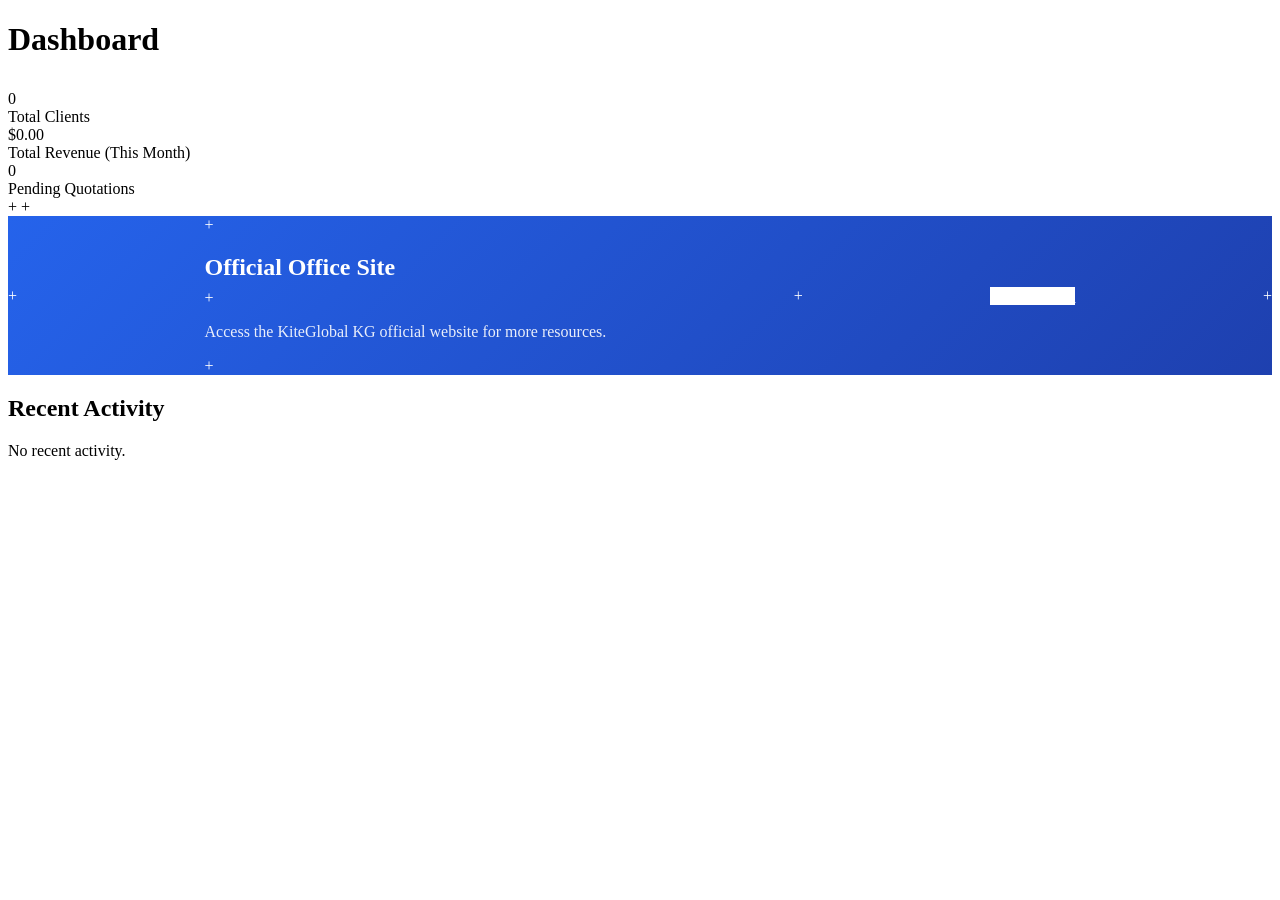
<file: src/main/resources/templates/index.html>
<!DOCTYPE html>
<html xmlns:th="http://www.thymeleaf.org" th:replace="~{layout :: layout(~{::content})}">

<head>
    <title>Dashboard - Office Management</title>
</head>

<body>
    <div th:fragment="content">
        <h1 class="card-title" style="font-size: 2rem; margin-bottom: 2rem;">Dashboard</h1>

        <div class="stats-grid">
            <div class="stat-card">
                <div class="stat-value" th:text="${totalClients}">0</div>
                <div class="stat-label">Total Clients</div>
            </div>

            <div class="stat-card">
                <div class="stat-value">$0.00</div>
                <div class="stat-label">Total Revenue (This Month)</div>
            </div>

            <div class="stat-card">
                <div class="stat-value">0</div>
                <div class="stat-label">Pending Quotations</div>
            </div>
        </div>
        +
        + <div class="card"
            style="display: flex; justify-content: space-between; align-items: center; background: linear-gradient(135deg, #2563eb, #1e40af); color: white;">
            + <div>
                + <h2 class="card-title" style="margin-bottom: 0.5rem; color: white;">Official Office Site</h2>
                + <p style="opacity: 0.9;">Access the KiteGlobal KG official website for more resources.</p>
                + </div>
            + <a href="https://www.kiteglobalkg.com/" target="_blank" class="btn"
                style="background: white; color: var(--primary-color);">Visit Website</a>
            + </div>

        <div class="card">
            <h2 class="card-title">Recent Activity</h2>
            <p class="text-muted">No recent activity.</p>
        </div>
    </div>
</body>

</html>
</file>
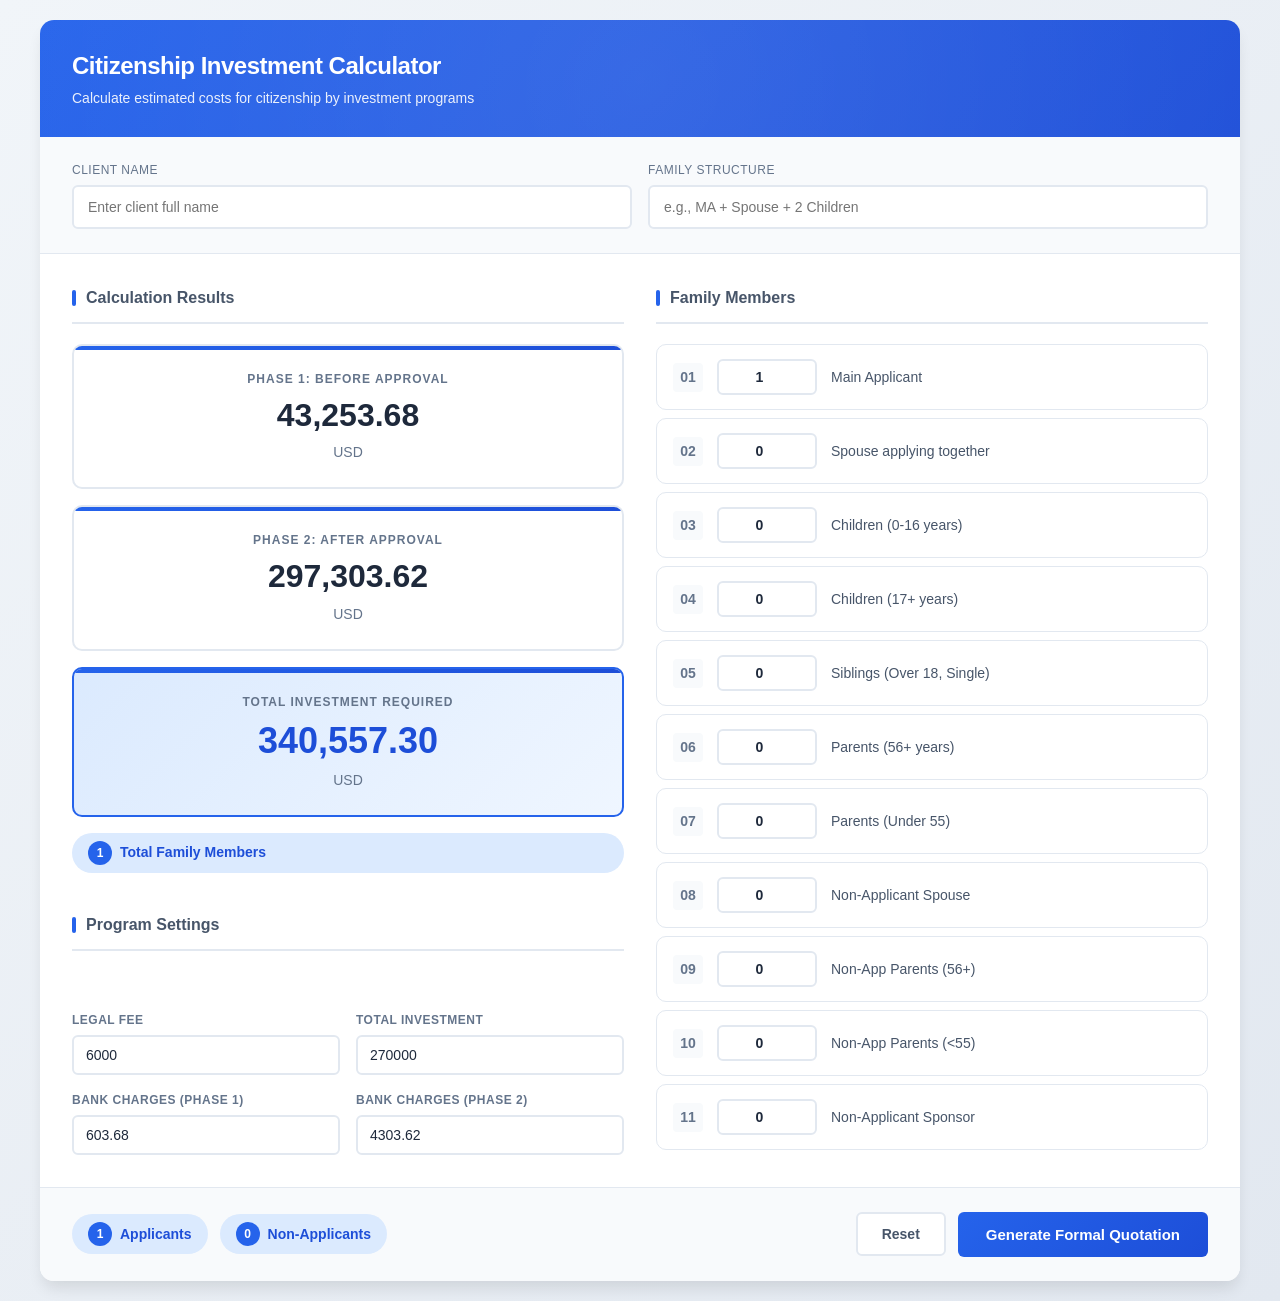
<file: src/main/resources/templates/calculator.html>
<!DOCTYPE html>
<html xmlns:th="http://www.thymeleaf.org" lang="en">
<head>
    <title>Investment Calculator</title>
    <meta charset="UTF-8">
    <meta name="viewport" content="width=device-width, initial-scale=1.0">
    <style th:inline="text">
        :root {
            --primary: #2563eb;
            --primary-dark: #1d4ed8;
            --primary-light: #dbeafe;
            --secondary: #475569;
            --success: #10b981;
            --border: #e2e8f0;
            --bg-light: #f8fafc;
            --bg-white: #ffffff;
            --text-dark: #1e293b;
            --text-muted: #64748b;
            --shadow-sm: 0 1px 2px 0 rgba(0, 0, 0, 0.05);
            --shadow: 0 4px 6px -1px rgba(0, 0, 0, 0.1);
            --shadow-lg: 0 10px 15px -3px rgba(0, 0, 0, 0.1);
            --radius-sm: 6px;
            --radius: 10px;
            --radius-lg: 14px;
            --transition: all 0.2s cubic-bezier(0.4, 0, 0.2, 1);
        }

        * {
            box-sizing: border-box;
            margin: 0;
            padding: 0;
        }

        body {
            font-family: -apple-system, BlinkMacSystemFont, 'Segoe UI', Roboto, 'Helvetica Neue', Arial, sans-serif;
            background: linear-gradient(135deg, #f1f5f9 0%, #e2e8f0 100%);
            min-height: 100vh;
            padding: 20px;
            color: var(--text-dark);
            line-height: 1.5;
        }

        .calculator-container {
            max-width: 1200px;
            margin: 0 auto;
            background: var(--bg-white);
            border-radius: var(--radius-lg);
            box-shadow: var(--shadow-lg);
            overflow: hidden;
            animation: slideUp 0.3s ease-out;
        }

        @keyframes slideUp {
            from {
                opacity: 0;
                transform: translateY(20px);
            }
            to {
                opacity: 1;
                transform: translateY(0);
            }
        }

        /* Header Styles */
        .header {
            background: linear-gradient(135deg, var(--primary) 0%, var(--primary-dark) 100%);
            color: white;
            padding: 28px 32px;
            position: relative;
            overflow: hidden;
        }

        .header::before {
            content: '';
            position: absolute;
            top: -50%;
            right: -50%;
            width: 200%;
            height: 200%;
            background: radial-gradient(circle, rgba(255,255,255,0.1) 0%, transparent 70%);
            pointer-events: none;
        }

        .header h1 {
            font-size: 24px;
            font-weight: 600;
            letter-spacing: -0.5px;
            margin-bottom: 4px;
            position: relative;
            z-index: 1;
        }

        .header-subtitle {
            opacity: 0.9;
            font-size: 14px;
            font-weight: 400;
            position: relative;
            z-index: 1;
        }

        /* Client Info Section */
        .client-info {
            padding: 24px 32px;
            background: var(--bg-light);
            border-bottom: 1px solid var(--border);
        }

        .info-inputs {
            display: grid;
            grid-template-columns: repeat(auto-fit, minmax(250px, 1fr));
            gap: 16px;
        }

        .input-wrapper {
            position: relative;
        }

        .input-wrapper label {
            display: block;
            font-size: 12px;
            font-weight: 500;
            color: var(--text-muted);
            margin-bottom: 6px;
            text-transform: uppercase;
            letter-spacing: 0.5px;
        }

        .input-wrapper input {
            width: 100%;
            padding: 12px 14px;
            border: 2px solid var(--border);
            border-radius: var(--radius-sm);
            font-size: 14px;
            font-weight: 500;
            color: var(--text-dark);
            background: var(--bg-white);
            transition: var(--transition);
        }

        .input-wrapper input:focus {
            outline: none;
            border-color: var(--primary);
            box-shadow: 0 0 0 3px rgba(37, 99, 235, 0.15);
        }

        /* Main Content Grid */
        .main-content {
            display: grid;
            grid-template-columns: 1fr 1fr;
            gap: 32px;
            padding: 32px;
        }

        @media (max-width: 900px) {
            .main-content {
                grid-template-columns: 1fr;
                gap: 24px;
            }
        }

        /* Section Titles */
        .section-title {
            font-size: 16px;
            font-weight: 600;
            color: var(--secondary);
            margin-bottom: 20px;
            padding-bottom: 12px;
            border-bottom: 2px solid var(--border);
            display: flex;
            align-items: center;
            gap: 10px;
        }

        .section-title::before {
            content: '';
            display: block;
            width: 4px;
            height: 16px;
            background: var(--primary);
            border-radius: 2px;
        }

        /* Inputs Grid */
        .inputs-grid {
            display: flex;
            flex-direction: column;
            gap: 8px;
        }

        .input-row {
            display: grid;
            grid-template-columns: 30px 100px 1fr;
            gap: 14px;
            align-items: center;
            padding: 14px 16px;
            background: var(--bg-white);
            border: 1px solid var(--border);
            border-radius: var(--radius);
            transition: var(--transition);
        }

        .input-row:hover {
            border-color: #94a3b8;
            background: var(--bg-light);
            transform: translateX(4px);
        }

        .input-num {
            color: var(--text-muted);
            font-size: 14px;
            font-weight: 600;
            text-align: center;
            background: var(--bg-light);
            padding: 4px;
            border-radius: 4px;
            min-width: 30px;
        }

        .input-row input {
            width: 100%;
            padding: 8px 10px;
            border: 2px solid var(--border);
            border-radius: 6px;
            text-align: center;
            font-size: 14px;
            font-weight: 600;
            color: var(--text-dark);
            background: var(--bg-white);
            transition: var(--transition);
        }

        .input-row input:focus {
            outline: none;
            border-color: var(--primary);
            background: var(--primary-light);
        }

        .input-label {
            font-size: 14px;
            color: var(--secondary);
            font-weight: 500;
        }

        /* Results Section */
        .results-grid {
            display: flex;
            flex-direction: column;
            gap: 16px;
        }

        .result-card {
            background: var(--bg-white);
            border: 2px solid var(--border);
            border-radius: var(--radius);
            padding: 24px;
            text-align: center;
            transition: var(--transition);
            position: relative;
            overflow: hidden;
        }

        .result-card:hover {
            transform: translateY(-2px);
            box-shadow: var(--shadow);
        }

        .result-card::before {
            content: '';
            position: absolute;
            top: 0;
            left: 0;
            width: 100%;
            height: 4px;
            background: linear-gradient(to right, var(--primary), var(--primary-dark));
        }

        .result-label {
            font-size: 12px;
            color: var(--text-muted);
            text-transform: uppercase;
            letter-spacing: 1px;
            font-weight: 600;
            margin-bottom: 8px;
            display: block;
        }

        .result-value {
            font-size: 32px;
            font-weight: 700;
            color: var(--text-dark);
            margin: 8px 0;
            line-height: 1.2;
        }

        .result-currency {
            font-size: 14px;
            color: var(--text-muted);
            font-weight: 500;
        }

        .total-card {
            background: linear-gradient(135deg, var(--primary-light) 0%, #eff6ff 100%);
            border-color: var(--primary);
        }

        .total-card .result-value {
            color: var(--primary-dark);
            font-size: 36px;
        }

        /* Settings Grid */
        .settings-grid {
            display: grid;
            grid-template-columns: repeat(2, 1fr);
            gap: 16px;
            margin-top: 24px;
        }

        .setting-group {
            display: flex;
            flex-direction: column;
            gap: 6px;
        }

        .setting-group label {
            font-size: 12px;
            color: var(--text-muted);
            font-weight: 600;
            text-transform: uppercase;
            letter-spacing: 0.5px;
        }

        .setting-group input {
            padding: 10px 12px;
            border: 2px solid var(--border);
            border-radius: var(--radius-sm);
            font-size: 14px;
            font-weight: 500;
            color: var(--text-dark);
            background: var(--bg-white);
            transition: var(--transition);
        }

        .setting-group input:focus {
            outline: none;
            border-color: var(--primary);
            box-shadow: 0 0 0 3px rgba(37, 99, 235, 0.1);
        }

        /* Actions Section */
        .actions {
            padding: 24px 32px;
            background: var(--bg-light);
            border-top: 1px solid var(--border);
            display: flex;
            justify-content: space-between;
            align-items: center;
            flex-wrap: wrap;
            gap: 16px;
        }

        .btn {
            padding: 12px 24px;
            border-radius: var(--radius-sm);
            font-size: 14px;
            font-weight: 600;
            cursor: pointer;
            border: 2px solid transparent;
            transition: var(--transition);
            display: inline-flex;
            align-items: center;
            gap: 8px;
        }

        .btn:hover {
            transform: translateY(-2px);
            box-shadow: var(--shadow);
        }

        .btn-secondary {
            background: var(--bg-white);
            color: var(--secondary);
            border-color: var(--border);
        }

        .btn-secondary:hover {
            background: var(--bg-light);
            border-color: #94a3b8;
        }

        .btn-primary {
            background: linear-gradient(135deg, var(--primary) 0%, var(--primary-dark) 100%);
            color: white;
            border: none;
            padding: 14px 28px;
            font-size: 15px;
            font-weight: 600;
        }

        .btn-primary:hover {
            background: linear-gradient(135deg, var(--primary-dark) 0%, #1e40af 100%);
            box-shadow: 0 10px 20px rgba(37, 99, 235, 0.2);
        }

        /* Summary Badge */
        .summary-badge {
            display: inline-flex;
            align-items: center;
            gap: 8px;
            padding: 8px 16px;
            background: var(--primary-light);
            color: var(--primary-dark);
            border-radius: 20px;
            font-size: 14px;
            font-weight: 600;
        }

        .summary-badge span {
            background: var(--primary);
            color: white;
            width: 24px;
            height: 24px;
            border-radius: 50%;
            display: flex;
            align-items: center;
            justify-content: center;
            font-size: 12px;
        }
    </style>
</head>
<body>
<div class="calculator-container">
    <!-- Header -->
    <div class="header">
        <h1 id="headerTitle">Citizenship Investment Calculator</h1>
        <div class="header-subtitle" id="headerSubtitle">
            Calculate estimated costs for citizenship by investment programs
        </div>
    </div>

    <!-- Client Info -->
    <div class="client-info">
        <div class="info-inputs">
            <div class="input-wrapper">
                <label for="clientName">Client Name</label>
                <input type="text"
                       id="clientName"
                       placeholder="Enter client full name"
                       oninput="updateHeader()">
            </div>
            <div class="input-wrapper">
                <label for="familyStructure">Family Structure</label>
                <input type="text"
                       id="familyStructure"
                       placeholder="e.g., MA + Spouse + 2 Children"
                       oninput="updateHeader()">
            </div>
        </div>
    </div>

    <!-- Main Content -->
    <div class="main-content">
        <!-- Left: Results -->
        <div>
            <div class="section-title">Calculation Results</div>
            <div class="results-grid">
                <div class="result-card">
                    <div class="result-label">Phase 1: Before Approval</div>
                    <div class="result-value" id="beforeApproval">0.00</div>
                    <div class="result-currency">USD</div>
                </div>

                <div class="result-card">
                    <div class="result-label">Phase 2: After Approval</div>
                    <div class="result-value" id="afterApproval">0.00</div>
                    <div class="result-currency">USD</div>
                </div>

                <div class="result-card total-card">
                    <div class="result-label">Total Investment Required</div>
                    <div class="result-value" id="totalFees">0.00</div>
                    <div class="result-currency">USD</div>
                </div>

                <div class="summary-badge">
                    <span id="totalPersons">1</span>
                    Total Family Members
                </div>

                <div class="section-title" style="margin-top: 24px;">Program Settings</div>
                <div class="settings-grid">
                    <div class="setting-group">
                        <label for="legalFee">Legal Fee</label>
                        <input type="number"
                               id="legalFee"
                               value="6000"
                               oninput="runCalc()"
                               step="100">
                    </div>
                    <div class="setting-group">
                        <label for="totalInvestment">Total Investment</label>
                        <input type="number"
                               id="totalInvestment"
                               value="270000"
                               oninput="runCalc()"
                               step="1000">
                    </div>
                    <div class="setting-group">
                        <label for="bankCharges1">Bank Charges (Phase 1)</label>
                        <input type="number"
                               id="bankCharges1"
                               value="603.68"
                               oninput="runCalc()"
                               step="0.01">
                    </div>
                    <div class="setting-group">
                        <label for="bankCharges2">Bank Charges (Phase 2)</label>
                        <input type="number"
                               id="bankCharges2"
                               value="4303.62"
                               oninput="runCalc()"
                               step="0.01">
                    </div>
                </div>
                <input type="hidden" id="courierFee" value="200">
                <input type="hidden" id="govtFeeBase" value="50000">
            </div>
        </div>

        <!-- Right: Inputs -->
        <div>
            <div class="section-title">Family Members</div>
            <div class="inputs-grid">
                <div class="input-row">
                    <div class="input-num">01</div>
                    <input type="number"
                           id="mainApplicantCount"
                           value="1"
                           oninput="runCalc()"
                           min="0">
                    <div class="input-label">Main Applicant</div>
                </div>

                <div class="input-row">
                    <div class="input-num">02</div>
                    <input type="number"
                           id="spouseApplyCount"
                           value="0"
                           oninput="runCalc()"
                           min="0">
                    <div class="input-label">Spouse applying together</div>
                </div>

                <div class="input-row">
                    <div class="input-num">03</div>
                    <input type="number"
                           id="child0To16Count"
                           value="0"
                           oninput="runCalc()"
                           min="0">
                    <div class="input-label">Children (0-16 years)</div>
                </div>

                <div class="input-row">
                    <div class="input-num">04</div>
                    <input type="number"
                           id="child17PlusCount"
                           value="0"
                           oninput="runCalc()"
                           min="0">
                    <div class="input-label">Children (17+ years)</div>
                </div>

                <div class="input-row">
                    <div class="input-num">05</div>
                    <input type="number"
                           id="siblingCount"
                           value="0"
                           oninput="runCalc()"
                           min="0">
                    <div class="input-label">Siblings (Over 18, Single)</div>
                </div>

                <div class="input-row">
                    <div class="input-num">06</div>
                    <input type="number"
                           id="parent56PlusCount"
                           value="0"
                           oninput="runCalc()"
                           min="0">
                    <div class="input-label">Parents (56+ years)</div>
                </div>

                <div class="input-row">
                    <div class="input-num">07</div>
                    <input type="number"
                           id="parentUnder55Count"
                           value="0"
                           oninput="runCalc()"
                           min="0">
                    <div class="input-label">Parents (Under 55)</div>
                </div>

                <div class="input-row">
                    <div class="input-num">08</div>
                    <input type="number"
                           id="nonAppSpouseCount"
                           value="0"
                           oninput="runCalc()"
                           min="0">
                    <div class="input-label">Non-Applicant Spouse</div>
                </div>

                <div class="input-row">
                    <div class="input-num">09</div>
                    <input type="number"
                           id="parent56PlusNonAppCount"
                           value="0"
                           oninput="runCalc()"
                           min="0">
                    <div class="input-label">Non-App Parents (56+)</div>
                </div>

                <div class="input-row">
                    <div class="input-num">10</div>
                    <input type="number"
                           id="parentUnder55NonAppCount"
                           value="0"
                           oninput="runCalc()"
                           min="0">
                    <div class="input-label">Non-App Parents (&lt;55)</div>
                </div>

                <div class="input-row">
                    <div class="input-num">11</div>
                    <input type="number"
                           id="nonAppSponsorCount"
                           value="0"
                           oninput="runCalc()"
                           min="0">
                    <div class="input-label">Non-Applicant Sponsor</div>
                </div>
            </div>
        </div>
    </div>

    <!-- Actions -->
    <div class="actions">
        <div style="display: flex; gap: 12px; align-items: center;">
            <div class="summary-badge">
                <span id="applicantsCount">1</span>
                Applicants
            </div>
            <div class="summary-badge">
                <span id="nonApplicantsCount">0</span>
                Non-Applicants
            </div>
        </div>
        <div style="display: flex; gap: 12px; align-items: center;">
            <button class="btn btn-secondary" onclick="resetForm()">
                Reset
            </button>
            <button class="btn btn-primary" onclick="saveQuotation()" id="saveBtn">
                Generate Formal Quotation
            </button>
        </div>
    </div>
</div>

<script th:inline="javascript">
    /*<![CDATA[*/
    const fmt = (n) => n.toLocaleString(undefined, {
        minimumFractionDigits: 2,
        maximumFractionDigits: 2
    });

    function updateHeader() {
        const clientName = document.getElementById('clientName').value.trim();
        const familyStruct = document.getElementById('familyStructure').value.trim();
        const headerTitle = document.getElementById('headerTitle');
        const headerSubtitle = document.getElementById('headerSubtitle');

        if (clientName) {
            headerTitle.textContent = 'Estimate for ' + clientName;
            if (familyStruct) {
                headerSubtitle.textContent = familyStruct;
            } else {
                headerSubtitle.textContent = 'Investment migration quotation';
            }
        } else {
            headerTitle.textContent = 'Citizenship Investment Calculator';
            headerSubtitle.textContent = 'Calculate estimated costs for citizenship by investment programs';
        }
    }

    function runCalc() {
        const getV = (id) => parseInt(document.getElementById(id).value) || 0;
        const getF = (id) => parseFloat(document.getElementById(id).value) || 0;

        const counts = {
            main: getV('mainApplicantCount'),
            spouse: getV('spouseApplyCount'),
            child0: getV('child0To16Count'),
            child17: getV('child17PlusCount'),
            sibling: getV('siblingCount'),
            p56: getV('parent56PlusCount'),
            p55: getV('parentUnder55Count'),
            nonAppSpouse: getV('nonAppSpouseCount'),
            p56Non: getV('parent56PlusNonAppCount'),
            p55Non: getV('parentUnder55NonAppCount'),
            sponsor: getV('nonAppSponsorCount')
        };

        // Update summary badges
        const totalApplicants = counts.main + counts.spouse + counts.child0 + counts.child17 + counts.sibling + counts.p56 + counts.p55;
        const totalNonApplicants = counts.nonAppSpouse + counts.p56Non + counts.p55Non + counts.sponsor;
        const totalPersons = totalApplicants + totalNonApplicants;

        document.getElementById('applicantsCount').textContent = totalApplicants;
        document.getElementById('nonApplicantsCount').textContent = totalNonApplicants;
        document.getElementById('totalPersons').textContent = totalPersons;

        const rates = {
            app: 1500,
            proc17: 1500,
            proc0: 500,
            dd17: 5000,
            ddNon: 8000,
            interview: 1000,
            misc: 450,
            advance: 0.10,
            govtAdd: 25000,
            p55Add: 50000,
            siblingAdd: 75000
        };

        const p17qty = counts.main + counts.spouse + counts.child17 + counts.sibling + counts.p56 + counts.p55;

        const before = (totalApplicants * rates.app) +
            (p17qty * rates.proc17) +
            (counts.child0 * rates.proc0) +
            (p17qty * rates.dd17) +
            (totalNonApplicants * rates.ddNon) +
            (p17qty * rates.interview) +
            getF('legalFee') +
            (totalPersons * rates.misc) +
            getF('courierFee') +
            (getF('totalInvestment') * rates.advance) +
            getF('bankCharges1');

        const groupA = counts.main + counts.spouse + counts.child0 + counts.child17 + counts.p56;
        const govtAddQty = Math.max(0, groupA - 4);

        const after = (getF('totalInvestment') * 0.90) +
            getF('govtFeeBase') +
            (govtAddQty * rates.govtAdd) +
            (counts.p55 * rates.p55Add) +
            (counts.sibling * rates.siblingAdd) +
            getF('bankCharges2');

        // Update display
        document.getElementById('beforeApproval').textContent = fmt(before);
        document.getElementById('afterApproval').textContent = fmt(after);
        document.getElementById('totalFees').textContent = fmt(before + after);
    }

    function resetForm() {
        if (!confirm('Are you sure you want to reset all fields?')) return;

        document.getElementById('clientName').value = '';
        document.getElementById('familyStructure').value = '';

        // Reset all number inputs
        const inputs = [
            'mainApplicantCount', 'spouseApplyCount', 'child0To16Count',
            'child17PlusCount', 'siblingCount', 'parent56PlusCount',
            'parentUnder55Count', 'nonAppSpouseCount', 'parent56PlusNonAppCount',
            'parentUnder55NonAppCount', 'nonAppSponsorCount'
        ];

        inputs.forEach((id, index) => {
            document.getElementById(id).value = index === 0 ? 1 : 0;
        });

        // Reset settings
        document.getElementById('legalFee').value = 6000;
        document.getElementById('totalInvestment').value = 270000;
        document.getElementById('bankCharges1').value = 603.68;
        document.getElementById('bankCharges2').value = 4303.62;

        updateHeader();
        runCalc();
    }

    let editingQuotationId = null;

    async function checkEditMode() {
        const urlParams = new URLSearchParams(window.location.search);
        const id = urlParams.get('id');
        if (id) {
            editingQuotationId = id;
            document.getElementById('saveBtn').textContent = 'Update Quotation';

            try {
                const res = await fetch('/api/quotations/investment/' + id);
                if (res.ok) {
                    const q = await res.json();

                    // Fill form fields
                    document.getElementById('clientName').value = q.clientName || '';
                    document.getElementById('familyStructure').value = q.familyStructure || '';
                    document.getElementById('mainApplicantCount').value = q.mainApplicantCount;
                    document.getElementById('spouseApplyCount').value = q.spouseApplyCount;
                    document.getElementById('child0To16Count').value = q.child0To16Count;
                    document.getElementById('child17PlusCount').value = q.child17PlusCount;
                    document.getElementById('siblingCount').value = q.siblingCount;
                    document.getElementById('parent56PlusCount').value = q.parent56PlusCount;
                    document.getElementById('parentUnder55Count').value = q.parentUnder55Count;
                    document.getElementById('nonAppSpouseCount').value = q.nonAppSpouseCount;
                    document.getElementById('parent56PlusNonAppCount').value = q.parent56PlusNonAppCount;
                    document.getElementById('parentUnder55NonAppCount').value = q.parentUnder55NonAppCount;
                    document.getElementById('nonAppSponsorCount').value = q.nonAppSponsorCount;
                    document.getElementById('legalFee').value = q.legalFee;
                    document.getElementById('totalInvestment').value = q.totalInvestment;
                    document.getElementById('bankCharges1').value = q.bankChargesAndVat1;
                    document.getElementById('bankCharges2').value = q.bankChargesAndVat2;

                    updateHeader();
                    runCalc();
                }
            } catch (e) {
                console.error('Error loading quotation', e);
                alert('Failed to load quotation data');
            }
        }
    }

    async function saveQuotation() {
        const getV = (id) => parseInt(document.getElementById(id).value) || 0;
        const getF = (id) => parseFloat(document.getElementById(id).value) || 0;
        const getS = (id) => document.getElementById(id).value.trim();

        // Validation
        const clientName = getS('clientName');
        if (!clientName) {
            alert('Please enter client name');
            document.getElementById('clientName').focus();
            return;
        }

        const counts = {
            main: getV('mainApplicantCount'),
            spouse: getV('spouseApplyCount'),
            child0: getV('child0To16Count'),
            child17: getV('child17PlusCount'),
            sibling: getV('siblingCount'),
            p56: getV('parent56PlusCount'),
            p55: getV('parentUnder55Count'),
            nonAppSpouse: getV('nonAppSpouseCount'),
            p56Non: getV('parent56PlusNonAppCount'),
            p55Non: getV('parentUnder55NonAppCount'),
            sponsor: getV('nonAppSponsorCount')
        };

        const totalApplicants = counts.main + counts.spouse + counts.child0 + counts.child17 + counts.sibling + counts.p56 + counts.p55;
        const totalNonApplicants = counts.nonAppSpouse + counts.p56Non + counts.p55Non + counts.sponsor;
        const totalPersons = totalApplicants + totalNonApplicants;
        const p17qty = counts.main + counts.spouse + counts.child17 + counts.sibling + counts.p56 + counts.p55;
        const groupA = counts.main + counts.spouse + counts.child0 + counts.child17 + counts.p56;

        const data = {
            id: editingQuotationId,
            clientName: clientName,
            familyStructure: getS('familyStructure'),
            mainApplicantCount: counts.main,
            spouseApplyCount: counts.spouse,
            nonAppSpouseCount: counts.nonAppSpouse,
            child0To16Count: counts.child0,
            child17PlusCount: counts.child17,
            siblingCount: counts.sibling,
            parent56PlusCount: counts.p56,
            parent56PlusNonAppCount: counts.p56Non,
            parentUnder55Count: counts.p55,
            parentUnder55NonAppCount: counts.p55Non,
            nonAppSponsorCount: counts.sponsor,
            appFeeQty: totalApplicants,
            procFee17Qty: p17qty,
            procFee0Qty: counts.child0,
            ddFee17Qty: p17qty,
            ddFeeNonAppQty: totalNonApplicants,
            interviewFeeQty: p17qty,
            miscFeeQty: totalPersons,
            legalFee: getF('legalFee'),
            courierFee: getF('courierFee'),
            bankChargesAndVat1: getF('bankCharges1'),
            bankChargesAndVat2: getF('bankCharges2'),
            totalInvestment: getF('totalInvestment'),
            govtFeeBase: getF('govtFeeBase'),
            govtFeeAdditionalQty: Math.max(0, groupA - 4),
            govtFeeUnder55Qty: counts.p55,
            govtFeeSiblingQty: counts.sibling,
            govtFeeDescription: 'Family of ' + totalPersons
        };

        try {
            // Show loading state
            const saveBtn = document.getElementById('saveBtn');
            const originalText = saveBtn.textContent;
            saveBtn.textContent = 'Saving...';
            saveBtn.disabled = true;

            const res = await fetch('/api/quotations/investment', {
                method: 'POST',
                headers: { 'Content-Type': 'application/json' },
                body: JSON.stringify(data)
            });

            if (res.ok) {
                alert(editingQuotationId ? 'Quotation Updated Successfully!' : 'Quotation Created Successfully!');
                window.location.href = '/quotations';
            } else {
                alert('Failed to save quotation. Please try again.');
            }
        } catch (e) {
            alert('An error occurred while saving. Please check your connection.');
            console.error('Save error:', e);
        } finally {
            // Restore button state
            const saveBtn = document.getElementById('saveBtn');
            saveBtn.textContent = editingQuotationId ? 'Update Quotation' : 'Generate Formal Quotation';
            saveBtn.disabled = false;
        }
    }

    // Initialize
    document.addEventListener('DOMContentLoaded', function() {
        runCalc();
        checkEditMode();

        // Add input validation
        document.querySelectorAll('input[type="number"]').forEach(input => {
            input.addEventListener('change', function() {
                const value = parseInt(this.value);
                if (value < 0) this.value = 0;
                if (this.max && value > parseInt(this.max)) this.value = this.max;
            });
        });
    });
    /*]]>*/
</script>
</body>
</html>
</file>
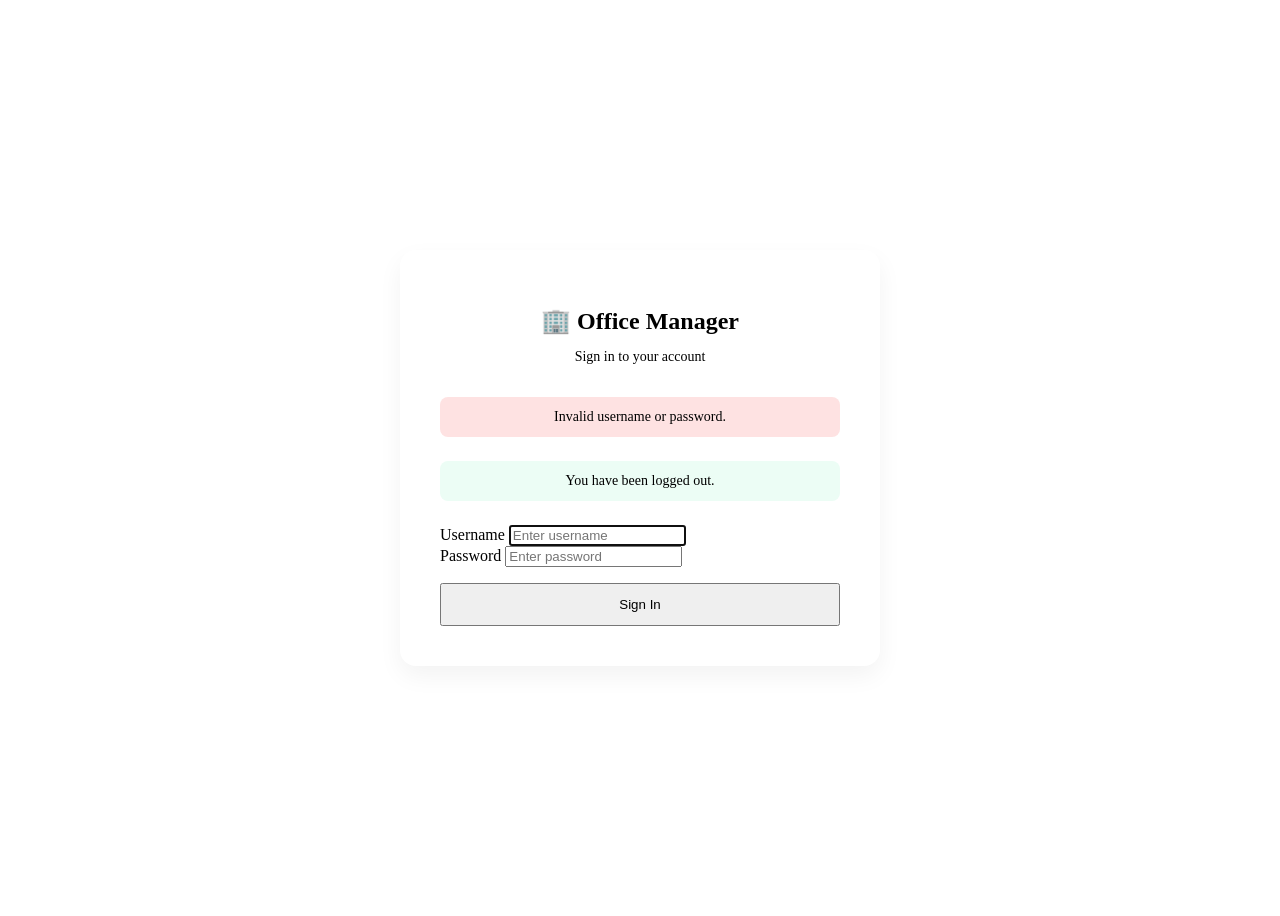
<file: src/main/resources/templates/login.html>
<!DOCTYPE html>
<html xmlns:th="http://www.thymeleaf.org">

<head>
    <meta charset="UTF-8">
    <meta name="viewport" content="width=device-width, initial-scale=1.0">
    <title>Login - Office Management</title>
    <link rel="stylesheet" th:href="@{/css/style.css}">
    <link rel="preconnect" href="https://fonts.googleapis.com">
    <link rel="preconnect" href="https://fonts.gstatic.com" crossorigin>
    <link href="https://fonts.googleapis.com/css2?family=Inter:wght@400;500;600;700&display=swap" rel="stylesheet">
    <style>
        .login-container {
            display: flex;
            align-items: center;
            justify-content: center;
            min-height: 100vh;
            background-color: var(--background-color);
        }

        .login-card {
            width: 100%;
            max-width: 400px;
            padding: 2.5rem;
            background: var(--surface-color);
            border-radius: 1rem;
            box-shadow: 0 10px 25px rgba(0, 0, 0, 0.05);
        }

        .login-header {
            text-align: center;
            margin-bottom: 2rem;
        }

        .login-header h1 {
            color: var(--primary-color);
            font-size: 1.5rem;
            margin-bottom: 0.5rem;
        }

        .login-header p {
            color: var(--text-muted);
            font-size: 0.875rem;
        }

        .error-message {
            background-color: #fee2e2;
            color: var(--danger-color);
            padding: 0.75rem;
            border-radius: 0.5rem;
            margin-bottom: 1.5rem;
            font-size: 0.875rem;
            text-align: center;
        }

        .logout-message {
            background-color: #ecfdf5;
            color: var(--success-color);
            padding: 0.75rem;
            border-radius: 0.5rem;
            margin-bottom: 1.5rem;
            font-size: 0.875rem;
            text-align: center;
        }

        .login-btn {
            width: 100%;
            margin-top: 1rem;
            padding: 0.75rem;
        }
    </style>
</head>

<body>
    <div class="login-container">
        <div class="login-card">
            <div class="login-header">
                <h1>🏢 Office Manager</h1>
                <p>Sign in to your account</p>
            </div>

            <div th:if="${param.error}" class="error-message">
                Invalid username or password.
            </div>

            <div th:if="${param.logout}" class="logout-message">
                You have been logged out.
            </div>

            <form th:action="@{/login}" method="post">
                <div class="form-group">
                    <label class="form-label" for="username">Username</label>
                    <input type="text" id="username" name="username" class="form-control" placeholder="Enter username"
                        required autofocus>
                </div>
                <div class="form-group">
                    <label class="form-label" for="password">Password</label>
                    <input type="password" id="password" name="password" class="form-control"
                        placeholder="Enter password" required>
                </div>
                <button type="submit" class="btn btn-primary login-btn">Sign In</button>
            </form>
        </div>
    </div>
</body>

</html>
</file>
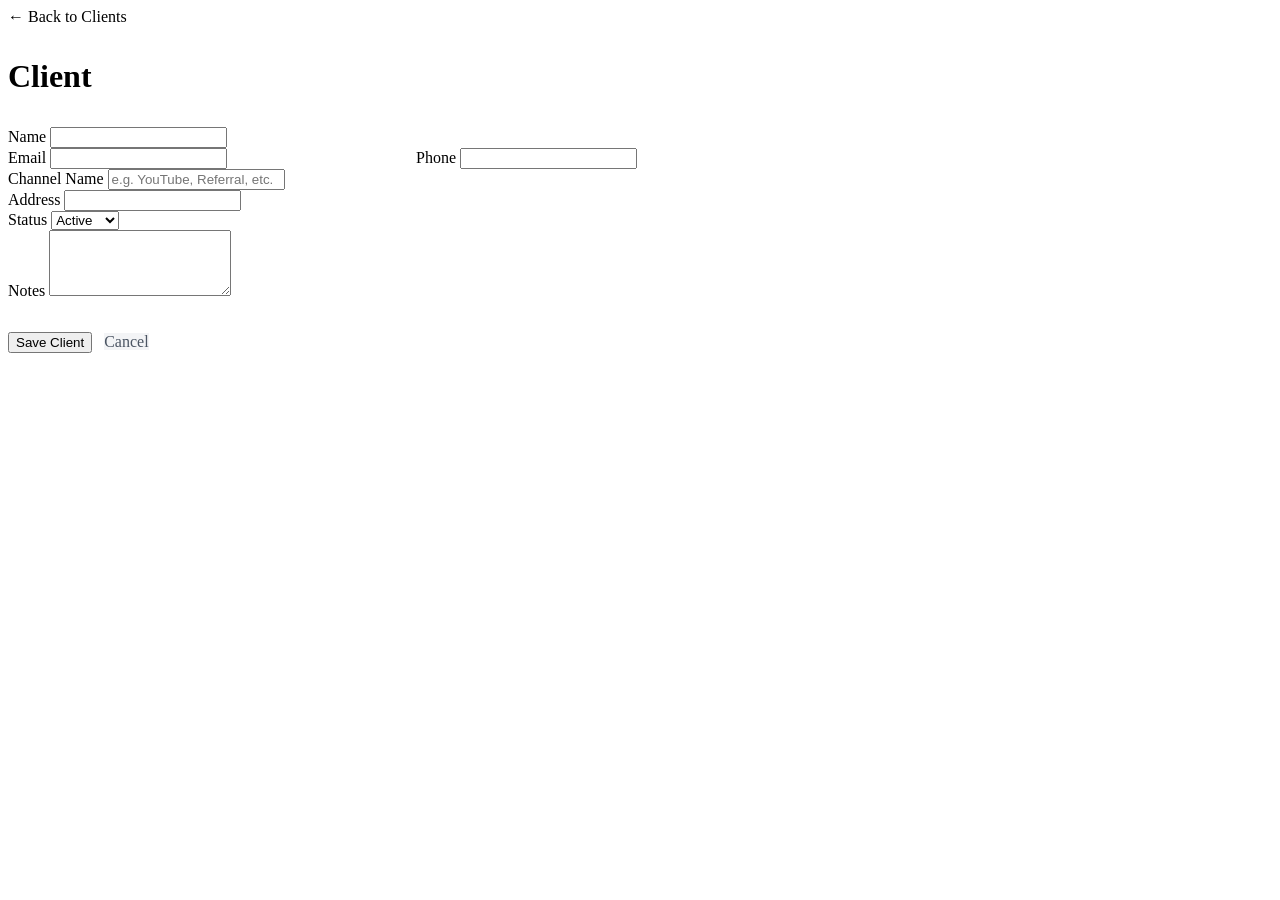
<file: src/main/resources/templates/clients/form.html>
<!DOCTYPE html>
<html xmlns:th="http://www.thymeleaf.org" th:replace="~{layout :: layout(~{::content})}">

<head>
    <title>Client Form - Office Management</title>
</head>

<body>
    <div th:fragment="content">
        <div style="margin-bottom: 2rem;">
            <a th:href="@{/clients}" style="color: var(--text-muted); text-decoration: none;">&larr; Back to Clients</a>
        </div>

        <h1 class="card-title" style="font-size: 2rem; margin-bottom: 2rem;"
            th:text="${client.id == null ? 'New Client' : 'Edit Client'}">Client</h1>

        <div class="card" style="max-width: 800px;">
            <form th:action="@{/clients/save}" th:object="${client}" method="post">
                <input type="hidden" th:field="*{id}" />

                <div class="form-group">
                    <label class="form-label">Name</label>
                    <input type="text" class="form-control" th:field="*{name}" required />
                </div>

                <div style="display: grid; grid-template-columns: 1fr 1fr; gap: 1rem;">
                    <div class="form-group">
                        <label class="form-label">Email</label>
                        <input type="email" class="form-control" th:field="*{email}" />
                    </div>

                    <div class="form-group">
                        <label class="form-label">Phone</label>
                        <input type="text" class="form-control" th:field="*{phone}" />
                    </div>
                </div>

                <div class="form-group">
                    <label class="form-label">Channel Name</label>
                    <input type="text" class="form-control" th:field="*{channelName}"
                        placeholder="e.g. YouTube, Referral, etc." />
                </div>

                <div class="form-group">
                    <label class="form-label">Address</label>
                    <input type="text" class="form-control" th:field="*{address}" />
                </div>

                <div class="form-group">
                    <label class="form-label">Status</label>
                    <select class="form-control" th:field="*{status}">
                        <option value="Active">Active</option>
                        <option value="Inactive">Inactive</option>
                        <option value="Lead">Lead</option>
                    </select>
                </div>

                <div class="form-group">
                    <label class="form-label">Notes</label>
                    <textarea class="form-control" th:field="*{notes}" rows="4"></textarea>
                </div>

                <div style="margin-top: 2rem;">
                    <button type="submit" class="btn btn-primary">Save Client</button>
                    <a th:href="@{/clients}" class="btn"
                        style="background: #f3f4f6; color: #4b5563; margin-left: 0.5rem;">Cancel</a>
                </div>
            </form>
        </div>
    </div>
</body>

</html>
</file>
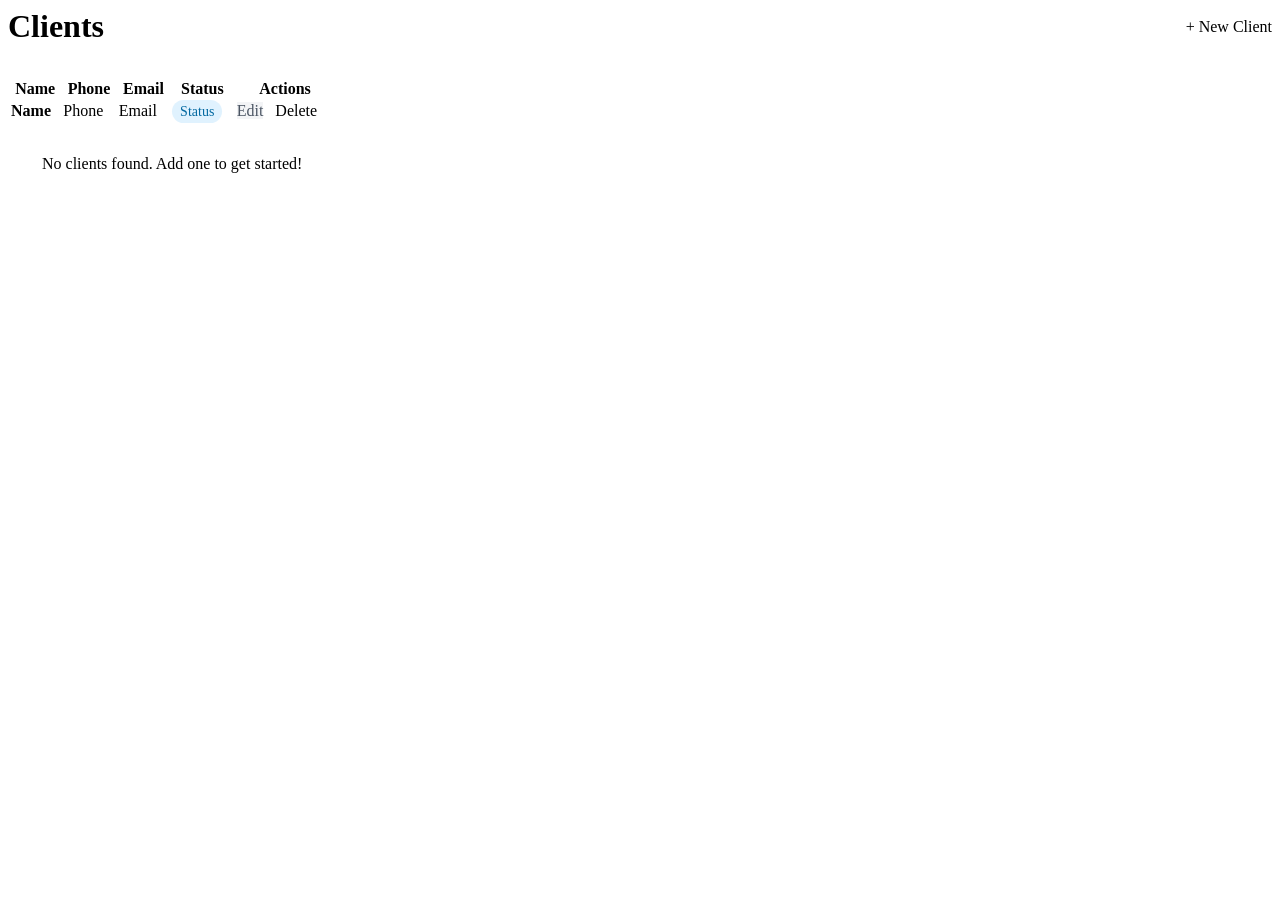
<file: src/main/resources/templates/clients/list.html>
<!DOCTYPE html>
<html xmlns:th="http://www.thymeleaf.org" th:replace="~{layout :: layout(~{::content})}">

<head>
    <title>Clients - Office Management</title>
</head>

<body>
    <div th:fragment="content">
        <div style="display: flex; justify-content: space-between; align-items: center; margin-bottom: 2rem;">
            <h1 class="card-title" style="font-size: 2rem; margin: 0;">Clients</h1>
            <a th:href="@{/clients/new}" class="btn btn-primary">+ New Client</a>
        </div>

        <div class="card">
            <table class="table">
                <thead>
                    <tr>
                        <th>Name</th>
                        <th>Phone</th>
                        <th>Email</th>
                        <th>Status</th>
                        <th>Actions</th>
                    </tr>
                </thead>
                <tbody>
                    <tr th:each="client : ${clients}">
                        <td>
                            <a th:href="@{/clients/{id}(id=${client.id})}" th:text="${client.name}"
                                style="font-weight: 600; text-decoration: none; color: var(--primary-color);">Name</a>
                        </td>
                        <td th:text="${client.phone}">Phone</td>
                        <td th:text="${client.email}">Email</td>
                        <td>
                            <span th:text="${client.status}"
                                style="padding: 0.25rem 0.5rem; background: #e0f2fe; color: #0369a1; border-radius: 9999px; font-size: 0.875rem;">Status</span>
                        </td>
                        <td>
                            <a th:href="@{/clients/edit/{id}(id=${client.id})}" class="btn"
                                style="background: #f3f4f6; color: #4b5563; margin-right: 0.5rem;">Edit</a>
                            <a th:href="@{/clients/delete/{id}(id=${client.id})}" class="btn btn-danger"
                                onclick="return confirm('Are you sure?')">Delete</a>
                        </td>
                    </tr>
                    <tr th:if="${#lists.isEmpty(clients)}">
                        <td colspan="5" style="text-align: center; color: var(--text-muted); padding: 2rem;">No clients
                            found. Add one to get started!</td>
                    </tr>
                </tbody>
            </table>
        </div>
    </div>
</body>

</html>
</file>
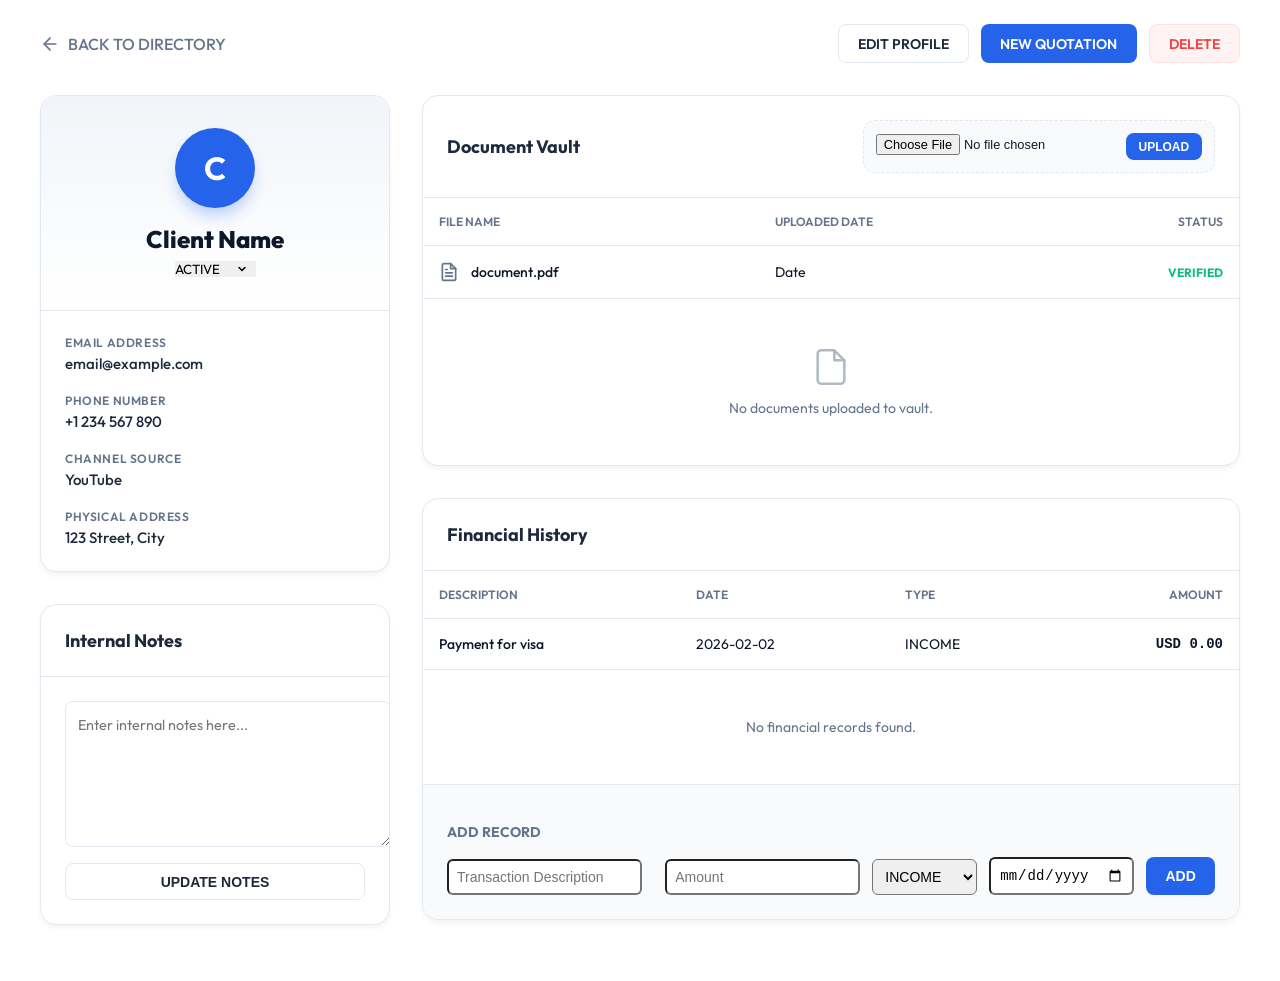
<file: src/main/resources/templates/clients/view.html>
<!DOCTYPE html>
<html xmlns:th="http://www.thymeleaf.org" th:replace="~{layout :: layout(~{::content})}">

<head>
    <title th:text="${client.name} + ' - Client Details'">Client Details</title>
    <link href="https://fonts.googleapis.com/css2?family=Outfit:wght@300;400;500;600;700;800&display=swap"
        rel="stylesheet">
</head>

<body>
    <div th:fragment="content">
        <style>
            :root {
                --premium-blue: #2563eb;
                --premium-bg: #f8fafc;
                --premium-card: #ffffff;
                --premium-text: #0f172a;
                --premium-muted: #64748b;
                --premium-border: #e2e8f0;
                --premium-success: #10b981;
                --premium-danger: #ef4444;
                --premium-gold: #d4af37;
                --premium-dark: #1e293b;
            }

            .client-premium-container {
                font-family: 'Outfit', sans-serif;
                color: var(--premium-text);
                max-width: 1200px;
                margin: 0 auto;
                padding: 1rem;
            }

            .header-nav {
                display: flex;
                justify-content: space-between;
                align-items: center;
                margin-bottom: 2rem;
            }

            .back-link {
                color: var(--premium-muted);
                text-decoration: none;
                display: flex;
                align-items: center;
                gap: 0.5rem;
                font-weight: 500;
                transition: color 0.2s;
            }

            .back-link:hover {
                color: var(--premium-blue);
            }

            .action-group {
                display: flex;
                gap: 0.75rem;
            }

            .btn-premium {
                padding: 0.6rem 1.2rem;
                border-radius: 8px;
                font-weight: 600;
                font-size: 0.875rem;
                text-decoration: none;
                transition: all 0.2s;
                cursor: pointer;
                border: none;
                display: inline-flex;
                align-items: center;
                gap: 0.5rem;
            }

            .btn-primary-premium {
                background: var(--premium-blue);
                color: white;
            }

            .btn-primary-premium:hover {
                background: #1d4ed8;
                transform: translateY(-1px);
            }

            .btn-secondary-premium {
                background: white;
                color: var(--premium-dark);
                border: 1px solid var(--premium-border);
            }

            .btn-secondary-premium:hover {
                background: var(--premium-bg);
            }

            .btn-danger-premium {
                background: #fef2f2;
                color: var(--premium-danger);
                border: 1px solid #fee2e2;
            }

            .btn-danger-premium:hover {
                background: #fee2e2;
            }

            /* Dashboard Layout */
            .client-dashboard {
                display: grid;
                grid-template-columns: 350px 1fr;
                gap: 2rem;
            }

            .card-premium {
                background: var(--premium-card);
                border-radius: 16px;
                border: 1px solid var(--premium-border);
                box-shadow: 0 4px 6px -1px rgba(0, 0, 0, 0.05);
                overflow: hidden;
                margin-bottom: 2rem;
            }

            .card-header-premium {
                padding: 1.5rem;
                border-bottom: 1px solid var(--premium-border);
                display: flex;
                justify-content: space-between;
                align-items: center;
            }

            .card-title-premium {
                font-size: 1.125rem;
                font-weight: 700;
                margin: 0;
                color: var(--premium-dark);
            }

            .card-body-premium {
                padding: 1.5rem;
            }

            /* Profile Info */
            .profile-hero {
                text-align: center;
                padding: 2rem 1.5rem;
                background: linear-gradient(to bottom, #f1f5f9, white);
                border-bottom: 1px solid var(--premium-border);
            }

            .avatar-circle {
                width: 80px;
                height: 80px;
                background: var(--premium-blue);
                color: white;
                border-radius: 50%;
                display: flex;
                align-items: center;
                justify-content: center;
                font-size: 2rem;
                font-weight: 700;
                margin: 0 auto 1rem;
                box-shadow: 0 10px 15px -3px rgba(37, 99, 235, 0.3);
            }

            .profile-name {
                font-size: 1.5rem;
                font-weight: 800;
                margin-bottom: 0.25rem;
            }

            .profile-status {
                display: inline-block;
                padding: 0.25rem 0.75rem;
                border-radius: 9999px;
                font-size: 0.75rem;
                font-weight: 600;
                text-transform: uppercase;
                letter-spacing: 0.05em;
            }

            .status-active {
                background: #ecfdf5;
                color: #065f46;
            }

            .status-lead {
                background: #eff6ff;
                color: #1e40af;
            }

            .status-inactive {
                background: #f1f5f9;
                color: #475569;
            }

            .info-item {
                margin-bottom: 1.25rem;
            }

            .info-label {
                font-size: 0.75rem;
                font-weight: 600;
                color: var(--premium-muted);
                text-transform: uppercase;
                letter-spacing: 0.05em;
                margin-bottom: 0.25rem;
            }

            .info-value {
                font-size: 0.9375rem;
                font-weight: 500;
                color: var(--premium-dark);
            }

            /* Tables & Lists */
            .premium-table {
                width: 100%;
                border-collapse: collapse;
            }

            .premium-table th {
                text-align: left;
                padding: 1rem;
                font-size: 0.75rem;
                font-weight: 600;
                color: var(--premium-muted);
                text-transform: uppercase;
                border-bottom: 1px solid var(--premium-border);
            }

            .premium-table td {
                padding: 1rem;
                font-size: 0.875rem;
                border-bottom: 1px solid var(--premium-border);
            }

            .premium-table tr:last-child td {
                border-bottom: none;
            }

            .financial-badge {
                padding: 0.25rem 0.5rem;
                border-radius: 4px;
                font-size: 0.75rem;
                font-weight: 700;
            }

            .badge-income {
                background: #ecfdf5;
                color: #059669;
            }

            .badge-expense {
                background: #fef2f2;
                color: #dc2626;
            }

            /* Upload Area */
            .upload-form {
                display: flex;
                gap: 0.5rem;
                background: #f8fafc;
                padding: 0.75rem;
                border-radius: 12px;
                border: 1px dashed var(--premium-border);
            }

            .file-input-wrapper {
                position: relative;
                flex: 1;
            }

            .file-input-custom {
                font-size: 0.8rem;
                width: 100%;
            }

            /* Responsive */
            @media (max-width: 1024px) {
                .client-dashboard {
                    grid-template-columns: 1fr;
                }
            }
        </style>

        <div class="client-premium-container">
            <div class="header-nav">
                <a th:href="@{/clients}" class="back-link">
                    <svg width="20" height="20" viewBox="0 0 24 24" fill="none" stroke="currentColor" stroke-width="2"
                        stroke-linecap="round" stroke-linejoin="round">
                        <line x1="19" y1="12" x2="5" y2="12"></line>
                        <polyline points="12 19 5 12 12 5"></polyline>
                    </svg>
                    BACK TO DIRECTORY
                </a>
                <div class="action-group">
                    <a th:href="@{/clients/edit/{id}(id=${client.id})}" class="btn-premium btn-secondary-premium">EDIT
                        PROFILE</a>
                    <a th:href="@{/quotations/new(clientId=${client.id})}" class="btn-premium btn-primary-premium">NEW
                        QUOTATION</a>
                    <a th:href="@{/clients/delete/{id}(id=${client.id})}" class="btn-premium btn-danger-premium"
                        onclick="return confirm('CRITICAL: This will permanently delete the client and all associated records. Proceed?')">DELETE</a>
                </div>
            </div>

            <div class="client-dashboard">
                <!-- Sidebar: Profile & Info -->
                <div class="sidebar">
                    <div class="card-premium">
                        <div class="profile-hero">
                            <div class="avatar-circle" th:text="${#strings.substring(client.name,0,1)}">C</div>
                            <h1 class="profile-name" th:text="${client.name}">Client Name</h1>

                            <!-- Quick Status Update Form -->
                            <form th:action="@{/clients/{id}/quick-update(id=${client.id})}" method="post"
                                style="display: inline-block;">
                                <select name="status" onchange="this.form.submit()" th:class="'profile-status ' + 
                                          (${client.status == 'Active' ? 'status-active' : 
                                            (client.status == 'Lead' ? 'status-lead' : 'status-inactive')})"
                                    style="border: none; cursor: pointer; appearance: none; -webkit-appearance: none; padding-right: 1.5rem; background-image: url('data:image/svg+xml;charset=US-ASCII,%3Csvg%20xmlns%3D%22http%3A%2F%2Fwww.w3.org%2F2000%2Fsvg%22%20width%3D%2212%22%20height%3D%2212%22%20viewBox%3D%220%200%2024%2024%22%20fill%3D%22none%22%20stroke%3D%22currentColor%22%20stroke-width%3D%223%22%20stroke-linecap%3D%22round%22%20stroke-linejoin%3D%22round%22%3E%3Cpolyline%20points%3D%226%209%2012%2015%2018%209%22%3E%3C%2Fpolyline%3E%3C%2Fsvg%3E'); background-repeat: no-repeat; background-position: right 0.5rem center; font-family: inherit;">
                                    <option value="Active" th:selected="${client.status == 'Active'}">ACTIVE</option>
                                    <option value="Lead" th:selected="${client.status == 'Lead'}">LEAD</option>
                                    <option value="Inactive" th:selected="${client.status == 'Inactive'}">INACTIVE
                                    </option>
                                </select>
                            </form>
                        </div>
                        <div class="card-body-premium">
                            <div class="info-item">
                                <div class="info-label">Email Address</div>
                                <div class="info-value" th:text="${client.email ?: 'N/A'}">email@example.com</div>
                            </div>
                            <div class="info-item">
                                <div class="info-label">Phone Number</div>
                                <div class="info-value" th:text="${client.phone ?: 'N/A'}">+1 234 567 890</div>
                            </div>
                            <div class="info-item">
                                <div class="info-label">Channel Source</div>
                                <div class="info-value" th:text="${client.channelName ?: 'Direct'}">YouTube</div>
                            </div>
                            <div class="info-item" style="margin-bottom: 0;">
                                <div class="info-label">Physical Address</div>
                                <div class="info-value" th:text="${client.address ?: 'No address provided'}">123 Street,
                                    City</div>
                            </div>
                        </div>
                    </div>

                    <div class="card-premium">
                        <div class="card-header-premium">
                            <h2 class="card-title-premium">Internal Notes</h2>
                        </div>
                        <div class="card-body-premium">
                            <form th:action="@{/clients/{id}/quick-update(id=${client.id})}" method="post">
                                <textarea name="notes"
                                    style="width: 100%; border: 1px solid var(--premium-border); border-radius: 8px; padding: 0.75rem; font-size: 0.9rem; line-height: 1.6; color: var(--premium-dark); min-height: 120px; font-family: inherit; resize: vertical;"
                                    th:text="${client.notes}" placeholder="Enter internal notes here..."></textarea>
                                <button type="submit" class="btn-premium btn-secondary-premium"
                                    style="width: 100%; margin-top: 0.75rem; justify-content: center;">UPDATE
                                    NOTES</button>
                            </form>
                        </div>
                    </div>
                </div>

                <!-- Main Content: Docs & Finance -->
                <div class="main-content">
                    <!-- Documents Section -->
                    <div class="card-premium">
                        <div class="card-header-premium">
                            <h2 class="card-title-premium">Document Vault</h2>
                            <form th:action="@{/clients/{id}/upload(id=${client.id})}" method="post"
                                enctype="multipart/form-data" class="upload-form">
                                <div class="file-input-wrapper">
                                    <input type="file" name="file" required class="file-input-custom" />
                                </div>
                                <button type="submit" class="btn-premium btn-primary-premium"
                                    style="padding: 0.4rem 0.8rem; font-size: 0.75rem;">UPLOAD</button>
                            </form>
                        </div>
                        <div class="card-body-premium" style="padding: 0;">
                            <table class="premium-table">
                                <thead>
                                    <tr>
                                        <th>File Name</th>
                                        <th>Uploaded Date</th>
                                        <th style="text-align: right;">Status</th>
                                    </tr>
                                </thead>
                                <tbody>
                                    <tr th:each="doc : ${client.documents}">
                                        <td style="font-weight: 500;">
                                            <div style="display: flex; align-items: center; gap: 0.75rem;">
                                                <svg width="20" height="20" viewBox="0 0 24 24" fill="none"
                                                    stroke="currentColor" stroke-width="2" stroke-linecap="round"
                                                    stroke-linejoin="round" style="color: var(--premium-muted)">
                                                    <path
                                                        d="M14 2H6a2 2 0 0 0-2 2v16a2 2 0 0 0 2 2h12a2 2 0 0 0 2-2V8z">
                                                    </path>
                                                    <polyline points="14 2 14 8 20 8"></polyline>
                                                    <line x1="16" y1="13" x2="8" y2="13"></line>
                                                    <line x1="16" y1="17" x2="8" y2="17"></line>
                                                    <polyline points="10 9 9 9 8 9"></polyline>
                                                </svg>
                                                <span th:text="${doc.fileName}">document.pdf</span>
                                            </div>
                                        </td>
                                        <td th:text="${#temporals.format(doc.uploadDate, 'dd MMM yyyy, HH:mm')}">Date
                                        </td>
                                        <td style="text-align: right;">
                                            <span
                                                style="color: var(--premium-success); font-size: 0.75rem; font-weight: 700;">VERIFIED</span>
                                        </td>
                                    </tr>
                                    <tr th:if="${#lists.isEmpty(client.documents)}">
                                        <td colspan="3"
                                            style="text-align: center; padding: 3rem; color: var(--premium-muted);">
                                            <div style="margin-bottom: 0.5rem;">
                                                <svg width="40" height="40" viewBox="0 0 24 24" fill="none"
                                                    stroke="currentColor" stroke-width="1.5" stroke-linecap="round"
                                                    stroke-linejoin="round" style="opacity: 0.5">
                                                    <path
                                                        d="M14 2H6a2 2 0 0 0-2 2v16a2 2 0 0 0 2 2h12a2 2 0 0 0 2-2V8z">
                                                    </path>
                                                    <polyline points="14 2 14 8 20 8"></polyline>
                                                </svg>
                                            </div>
                                            No documents uploaded to vault.
                                        </td>
                                    </tr>
                                </tbody>
                            </table>
                        </div>
                    </div>

                    <!-- Financial Records Section -->
                    <div class="card-premium">
                        <div class="card-header-premium">
                            <h2 class="card-title-premium">Financial History</h2>
                        </div>
                        <div class="card-body-premium" style="padding: 0;">
                            <table class="premium-table">
                                <thead>
                                    <tr>
                                        <th>Description</th>
                                        <th>Date</th>
                                        <th>Type</th>
                                        <th style="text-align: right;">Amount</th>
                                    </tr>
                                </thead>
                                <tbody>
                                    <tr th:each="txn : ${client.transactions}">
                                        <td th:text="${txn.description}" style="font-weight: 500;">Payment for visa</td>
                                        <td th:text="${txn.date}">2026-02-02</td>
                                        <td>
                                            <span
                                                th:class="'financial-badge ' + (${txn.type == 'INCOME' ? 'badge-income' : 'badge-expense'})"
                                                th:text="${txn.type}">INCOME</span>
                                        </td>
                                        <td style="text-align: right; font-weight: 700; font-family: monospace;"
                                            th:text="${'USD ' + #numbers.formatDecimal(txn.amount, 1, 'COMMA', 2, 'POINT')}">
                                            USD 0.00</td>
                                    </tr>
                                    <tr th:if="${#lists.isEmpty(client.transactions)}">
                                        <td colspan="4"
                                            style="text-align: center; padding: 3rem; color: var(--premium-muted);">
                                            No financial records found.
                                        </td>
                                    </tr>
                                </tbody>
                            </table>
                        </div>

                        <!-- Add Transaction Form (Premium Styled) -->
                        <div style="background: #f8fafc; padding: 1.5rem; border-top: 1px solid var(--premium-border);">
                            <h3
                                style="font-size: 0.875rem; font-weight: 700; margin-bottom: 1rem; color: var(--premium-muted);">
                                ADD RECORD</h3>
                            <form th:action="@{/clients/{id}/transaction(id=${client.id})}" method="post">
                                <div
                                    style="display: grid; grid-template-columns: 2fr 1fr 1fr 1fr auto; gap: 0.75rem; align-items: flex-end;">
                                    <div class="form-group" style="margin: 0;">
                                        <input type="text" name="description" class="form-control"
                                            placeholder="Transaction Description" required
                                            style="font-size: 0.875rem; padding: 0.5rem; border-radius: 6px;">
                                    </div>
                                    <div class="form-group" style="margin: 0;">
                                        <input type="number" name="amount" class="form-control" placeholder="Amount"
                                            step="0.01" required
                                            style="font-size: 0.875rem; padding: 0.5rem; border-radius: 6px;">
                                    </div>
                                    <div class="form-group" style="margin: 0;">
                                        <select name="type" class="form-control"
                                            style="font-size: 0.875rem; padding: 0.5rem; border-radius: 6px;">
                                            <option value="INCOME">INCOME</option>
                                            <option value="EXPENSE">EXPENSE</option>
                                        </select>
                                    </div>
                                    <div class="form-group" style="margin: 0;">
                                        <input type="date" name="date" class="form-control" required
                                            style="font-size: 0.875rem; padding: 0.5rem; border-radius: 6px;">
                                    </div>
                                    <button type="submit" class="btn-premium btn-primary-premium"
                                        style="height: 38px;">ADD</button>
                                </div>
                            </form>
                        </div>
                    </div>
                </div>
            </div>
        </div>
    </div>
</body>

</html>
</file>
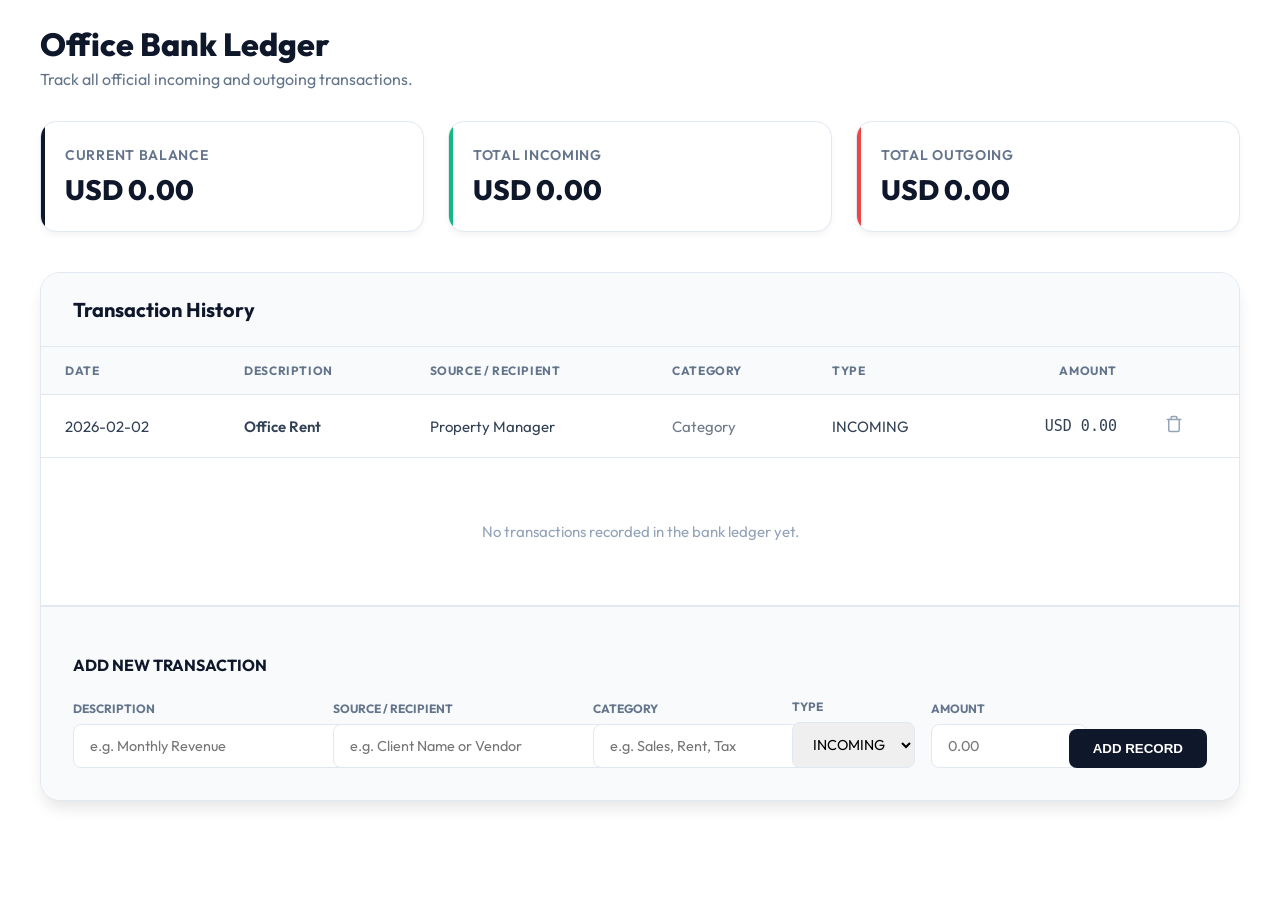
<file: src/main/resources/templates/finance/bank.html>
<!DOCTYPE html>
<html xmlns:th="http://www.thymeleaf.org" th:replace="~{layout :: layout(~{::content})}">

<head>
    <title>Office Bank Transactions - Finance</title>
    <link href="https://fonts.googleapis.com/css2?family=Outfit:wght@300;400;500;600;700;800&display=swap"
        rel="stylesheet">
</head>

<body>
    <div th:fragment="content">
        <style>
            :root {
                --bank-blue: #0f172a;
                --bank-gold: #fbbf24;
                --bank-green: #10b981;
                --bank-red: #ef4444;
                --bank-bg: #f1f5f9;
                --bank-card: #ffffff;
                --bank-border: #e2e8f0;
                --bank-text: #334155;
            }

            .bank-container {
                font-family: 'Outfit', sans-serif;
                max-width: 1200px;
                margin: 0 auto;
                padding: 1rem;
            }

            .bank-header {
                margin-bottom: 2rem;
                display: flex;
                justify-content: space-between;
                align-items: flex-end;
            }

            .bank-title h1 {
                font-size: 2rem;
                font-weight: 800;
                color: var(--bank-blue);
                margin: 0;
            }

            .bank-title p {
                color: #64748b;
                margin: 5px 0 0 0;
            }

            /* Stats Cards */
            .stats-grid {
                display: grid;
                grid-template-columns: repeat(3, 1fr);
                gap: 1.5rem;
                margin-bottom: 2.5rem;
            }

            .stat-card-premium {
                background: white;
                padding: 1.5rem;
                border-radius: 16px;
                border: 1px solid var(--bank-border);
                box-shadow: 0 4px 6px -1px rgba(0, 0, 0, 0.05);
                position: relative;
                overflow: hidden;
            }

            .stat-card-premium::after {
                content: '';
                position: absolute;
                top: 0;
                left: 0;
                width: 4px;
                height: 100%;
            }

            .stat-incoming::after {
                background: var(--bank-green);
            }

            .stat-outgoing::after {
                background: var(--bank-red);
            }

            .stat-balance::after {
                background: var(--bank-blue);
            }

            .stat-label-premium {
                font-size: 0.875rem;
                font-weight: 600;
                color: #64748b;
                text-transform: uppercase;
                letter-spacing: 0.05em;
                margin-bottom: 0.5rem;
            }

            .stat-value-premium {
                font-size: 1.75rem;
                font-weight: 800;
                color: var(--bank-blue);
            }

            /* Transaction Section */
            .bank-card-main {
                background: white;
                border-radius: 20px;
                border: 1px solid var(--bank-border);
                box-shadow: 0 10px 15px -3px rgba(0, 0, 0, 0.1);
                overflow: hidden;
            }

            .bank-card-header {
                padding: 1.5rem 2rem;
                border-bottom: 1px solid var(--bank-border);
                background: #f8fafc;
                display: flex;
                justify-content: space-between;
                align-items: center;
            }

            .bank-card-title {
                font-size: 1.25rem;
                font-weight: 700;
                color: var(--bank-blue);
                margin: 0;
            }

            /* Table Styles */
            .bank-table {
                width: 100%;
                border-collapse: collapse;
            }

            .bank-table th {
                background: #f8fafc;
                padding: 1rem 1.5rem;
                text-align: left;
                font-size: 0.75rem;
                font-weight: 700;
                color: #64748b;
                text-transform: uppercase;
                letter-spacing: 0.05em;
                border-bottom: 1px solid var(--bank-border);
            }

            .bank-table td {
                padding: 1.25rem 1.5rem;
                border-bottom: 1px solid var(--bank-border);
                font-size: 0.9375rem;
                color: #334155;
            }

            .bank-table tr:hover {
                background: #f8fafc;
            }

            .type-badge {
                padding: 0.35rem 0.75rem;
                border-radius: 9999px;
                font-size: 0.75rem;
                font-weight: 700;
                display: inline-flex;
                align-items: center;
                gap: 0.4rem;
            }

            .badge-incoming {
                background: #ecfdf5;
                color: #059669;
            }

            .badge-outgoing {
                background: #fef2f2;
                color: #dc2626;
            }

            .amount-incoming {
                color: #059669;
                font-weight: 700;
            }

            .amount-outgoing {
                color: #dc2626;
                font-weight: 700;
            }

            /* New Transaction Form */
            .bank-form-section {
                padding: 2rem;
                background: #f8fafc;
                border-top: 1px solid var(--bank-border);
            }

            .premium-input {
                width: 100%;
                padding: 0.75rem 1rem;
                border-radius: 8px;
                border: 1px solid var(--bank-border);
                font-family: inherit;
                font-size: 0.9rem;
                transition: border-color 0.2s;
            }

            .premium-input:focus {
                outline: none;
                border-color: var(--bank-blue);
                box-shadow: 0 0 0 3px rgba(37, 99, 235, 0.1);
            }

            .btn-bank {
                background: var(--bank-blue);
                color: white;
                padding: 0.75rem 1.5rem;
                border-radius: 8px;
                font-weight: 700;
                border: none;
                cursor: pointer;
                transition: all 0.2s;
                display: inline-flex;
                align-items: center;
                gap: 0.5rem;
            }

            .btn-bank:hover {
                background: #1e293b;
                transform: translateY(-1px);
            }

            .delete-link {
                color: #94a3b8;
                transition: color 0.2s;
            }

            .delete-link:hover {
                color: var(--bank-red);
            }
        </style>

        <div class="bank-container">
            <div class="bank-header">
                <div class="bank-title">
                    <h1>Office Bank Ledger</h1>
                    <p>Track all official incoming and outgoing transactions.</p>
                </div>
            </div>

            <div class="stats-grid">
                <div class="stat-card-premium stat-balance">
                    <div class="stat-label-premium">Current Balance</div>
                    <div class="stat-value-premium"
                        th:text="${'USD ' + #numbers.formatDecimal(balance, 1, 'COMMA', 2, 'POINT')}">USD 0.00</div>
                </div>
                <div class="stat-card-premium stat-incoming">
                    <div class="stat-label-premium">Total Incoming</div>
                    <div class="stat-value-premium"
                        th:text="${'USD ' + #numbers.formatDecimal(totalIncoming, 1, 'COMMA', 2, 'POINT')}">USD 0.00
                    </div>
                </div>
                <div class="stat-card-premium stat-outgoing">
                    <div class="stat-label-premium">Total Outgoing</div>
                    <div class="stat-value-premium"
                        th:text="${'USD ' + #numbers.formatDecimal(totalOutgoing, 1, 'COMMA', 2, 'POINT')}">USD 0.00
                    </div>
                </div>
            </div>

            <div class="bank-card-main">
                <div class="bank-card-header">
                    <h2 class="bank-card-title">Transaction History</h2>
                </div>
                <div style="overflow-x: auto;">
                    <table class="bank-table">
                        <thead>
                            <tr>
                                <th>Date</th>
                                <th>Description</th>
                                <th>Source / Recipient</th>
                                <th>Category</th>
                                <th>Type</th>
                                <th style="text-align: right;">Amount</th>
                                <th style="width: 50px;"></th>
                            </tr>
                        </thead>
                        <tbody>
                            <tr th:each="txn : ${transactions}">
                                <td th:text="${txn.date}">2026-02-02</td>
                                <td style="font-weight: 600;" th:text="${txn.description}">Office Rent</td>
                                <td th:text="${txn.sourceOrRecipient}">Property Manager</td>
                                <td>
                                    <span style="opacity: 0.7;" th:text="${txn.category ?: 'General'}">Category</span>
                                </td>
                                <td>
                                    <span
                                        th:class="'type-badge ' + (${txn.type == 'INCOMING' ? 'badge-incoming' : 'badge-outgoing'})">
                                        <span th:text="${txn.type}">INCOMING</span>
                                    </span>
                                </td>
                                <td style="text-align: right; font-family: 'JetBrains Mono', monospace;"
                                    th:class="${txn.type == 'INCOMING' ? 'amount-incoming' : 'amount-outgoing'}"
                                    th:text="${(txn.type == 'INCOMING' ? '+ ' : '- ') + 'USD ' + #numbers.formatDecimal(txn.amount, 1, 'COMMA', 2, 'POINT')}">
                                    USD 0.00
                                </td>
                                <td>
                                    <a th:href="@{/finance/bank/delete/{id}(id=${txn.id})}" class="delete-link"
                                        onclick="return confirm('Delete this record?')">
                                        <svg width="18" height="18" viewBox="0 0 24 24" fill="none"
                                            stroke="currentColor" stroke-width="2" stroke-linecap="round"
                                            stroke-linejoin="round">
                                            <polyline points="3 6 5 6 21 6"></polyline>
                                            <path
                                                d="M19 6v14a2 2 0 0 1-2 2H7a2 2 0 0 1-2-2V6m3 0V4a2 2 0 0 1 2-2h4a2 2 0 0 1 2 2v2">
                                            </path>
                                        </svg>
                                    </a>
                                </td>
                            </tr>
                            <tr th:if="${#lists.isEmpty(transactions)}">
                                <td colspan="7" style="text-align: center; padding: 4rem; color: #94a3b8;">
                                    No transactions recorded in the bank ledger yet.
                                </td>
                            </tr>
                        </tbody>
                    </table>
                </div>

                <div class="bank-form-section">
                    <h3 style="font-size: 1rem; font-weight: 700; margin-bottom: 1.5rem; color: var(--bank-blue);">ADD
                        NEW TRANSACTION</h3>
                    <form th:action="@{/finance/bank/add}" method="post" th:object="${newTransaction}">
                        <div
                            style="display: grid; grid-template-columns: 2fr 2fr 1.5fr 1fr 1fr auto; gap: 1rem; align-items: flex-end;">
                            <div>
                                <label
                                    style="display: block; font-size: 0.75rem; font-weight: 700; color: #64748b; margin-bottom: 0.5rem;">DESCRIPTION</label>
                                <input type="text" th:field="*{description}" class="premium-input"
                                    placeholder="e.g. Monthly Revenue" required>
                            </div>
                            <div>
                                <label
                                    style="display: block; font-size: 0.75rem; font-weight: 700; color: #64748b; margin-bottom: 0.5rem;">SOURCE
                                    / RECIPIENT</label>
                                <input type="text" th:field="*{sourceOrRecipient}" class="premium-input"
                                    placeholder="e.g. Client Name or Vendor">
                            </div>
                            <div>
                                <label
                                    style="display: block; font-size: 0.75rem; font-weight: 700; color: #64748b; margin-bottom: 0.5rem;">CATEGORY</label>
                                <input type="text" th:field="*{category}" class="premium-input"
                                    placeholder="e.g. Sales, Rent, Tax">
                            </div>
                            <div>
                                <label
                                    style="display: block; font-size: 0.75rem; font-weight: 700; color: #64748b; margin-bottom: 0.5rem;">TYPE</label>
                                <select th:field="*{type}" class="premium-input" style="padding-right: 0.5rem;">
                                    <option value="INCOMING">INCOMING</option>
                                    <option value="OUTGOING">OUTGOING</option>
                                </select>
                            </div>
                            <div>
                                <label
                                    style="display: block; font-size: 0.75rem; font-weight: 700; color: #64748b; margin-bottom: 0.5rem;">AMOUNT</label>
                                <input type="number" th:field="*{amount}" step="0.01" class="premium-input"
                                    placeholder="0.00" required>
                            </div>
                            <button type="submit" class="btn-bank">ADD RECORD</button>
                        </div>
                    </form>
                </div>
            </div>
        </div>
    </div>
</body>

</html>
</file>
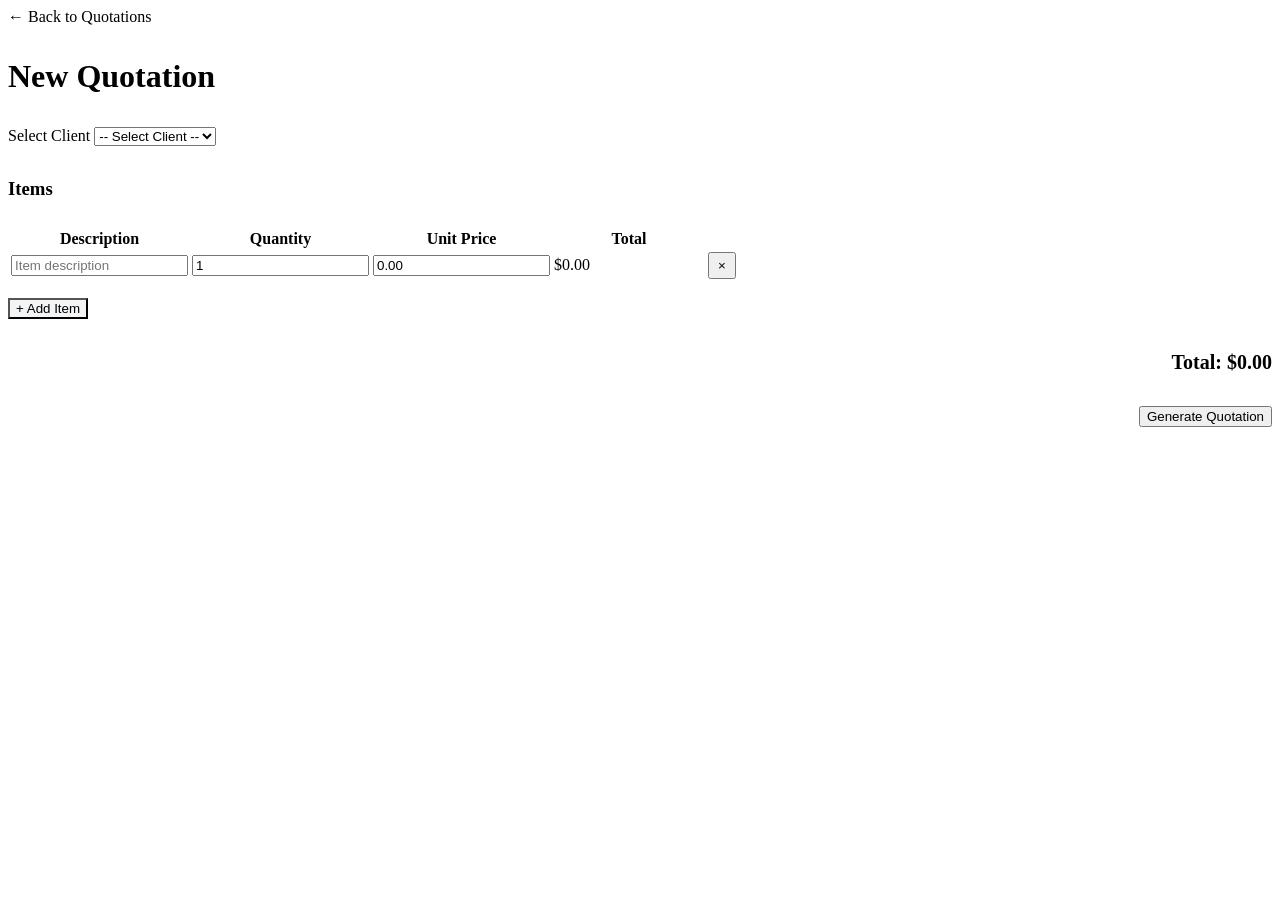
<file: src/main/resources/templates/quotations/form.html>
<!DOCTYPE html>
<html xmlns:th="http://www.thymeleaf.org" th:replace="~{layout :: layout(~{::content})}">

<head>
    <title>New Quotation - Office Management</title>
</head>

<body>
    <div th:fragment="content">
        <div style="margin-bottom: 2rem;">
            <a th:href="@{/quotations}" style="color: var(--text-muted); text-decoration: none;">&larr; Back to
                Quotations</a>
        </div>

        <h1 class="card-title" style="font-size: 2rem; margin-bottom: 2rem;">New Quotation</h1>

        <div class="card">
            <form id="quoteForm">
                <div class="form-group" style="max-width: 400px;">
                    <label class="form-label">Select Client</label>
                    <select class="form-control" id="clientSelect">
                        <option value="">-- Select Client --</option>
                        <option th:each="client : ${clients}" th:value="${client.id}" th:text="${client.name}"
                            th:selected="${client.id == selectedClientId}"></option>
                    </select>
                </div>

                <h3 style="margin-top: 2rem; border-bottom: 1px solid var(--border-color); padding-bottom: 0.5rem;">
                    Items</h3>

                <table class="table" id="itemsTable">
                    <thead>
                        <tr>
                            <th>Description</th>
                            <th style="width: 100px;">Quantity</th>
                            <th style="width: 150px;">Unit Price</th>
                            <th style="width: 150px;">Total</th>
                            <th style="width: 50px;"></th>
                        </tr>
                    </thead>
                    <tbody id="itemsBody">
                        <!-- Items will be added here -->
                    </tbody>
                </table>

                <button type="button" class="btn" style="background: #f3f4f6; margin-top: 1rem;" onclick="addItem()">+
                    Add Item</button>

                <div style="margin-top: 2rem; text-align: right;">
                    <div style="font-size: 1.25rem; font-weight: 700;">Total: $<span id="grandTotal">0.00</span></div>
                </div>

                <div style="margin-top: 2rem; display: flex; justify-content: flex-end; gap: 1rem;">
                    <button type="button" class="btn btn-primary" onclick="generatePDF()">Generate Quotation</button>
                </div>
            </form>
        </div>

        <script>
            function addItem() {
                const tbody = document.getElementById('itemsBody');
                const tr = document.createElement('tr');
                tr.innerHTML = `
                    <td><input type="text" class="form-control" placeholder="Item description"></td>
                    <td><input type="number" class="form-control" value="1" min="1" onchange="calcRow(this)"></td>
                    <td><input type="number" class="form-control" value="0.00" step="0.01" min="0" onchange="calcRow(this)"></td>
                    <td class="row-total">$0.00</td>
                    <td><button type="button" class="btn btn-danger" style="padding: 0.25rem 0.5rem;" onclick="removeRow(this)">×</button></td>
                `;
                tbody.appendChild(tr);
            }

            function calcRow(input) {
                const tr = input.closest('tr');
                const qty = parseFloat(tr.querySelector('td:nth-child(2) input').value) || 0;
                const price = parseFloat(tr.querySelector('td:nth-child(3) input').value) || 0;
                const total = qty * price;
                tr.querySelector('.row-total').textContent = '$' + total.toFixed(2);
                calcGrandTotal();
            }

            function removeRow(btn) {
                btn.closest('tr').remove();
                calcGrandTotal();
            }

            function calcGrandTotal() {
                let total = 0;
                document.querySelectorAll('.row-total').forEach(td => {
                    total += parseFloat(td.textContent.replace('$', ''));
                });
                document.getElementById('grandTotal').textContent = total.toFixed(2);
            }

            function generatePDF() {
                alert("This would generate and download a PDF in a real implementation. For now, this is a prototype.");
            }

            // Add initial item
            addItem();
        </script>
    </div>
</body>

</html>
</file>
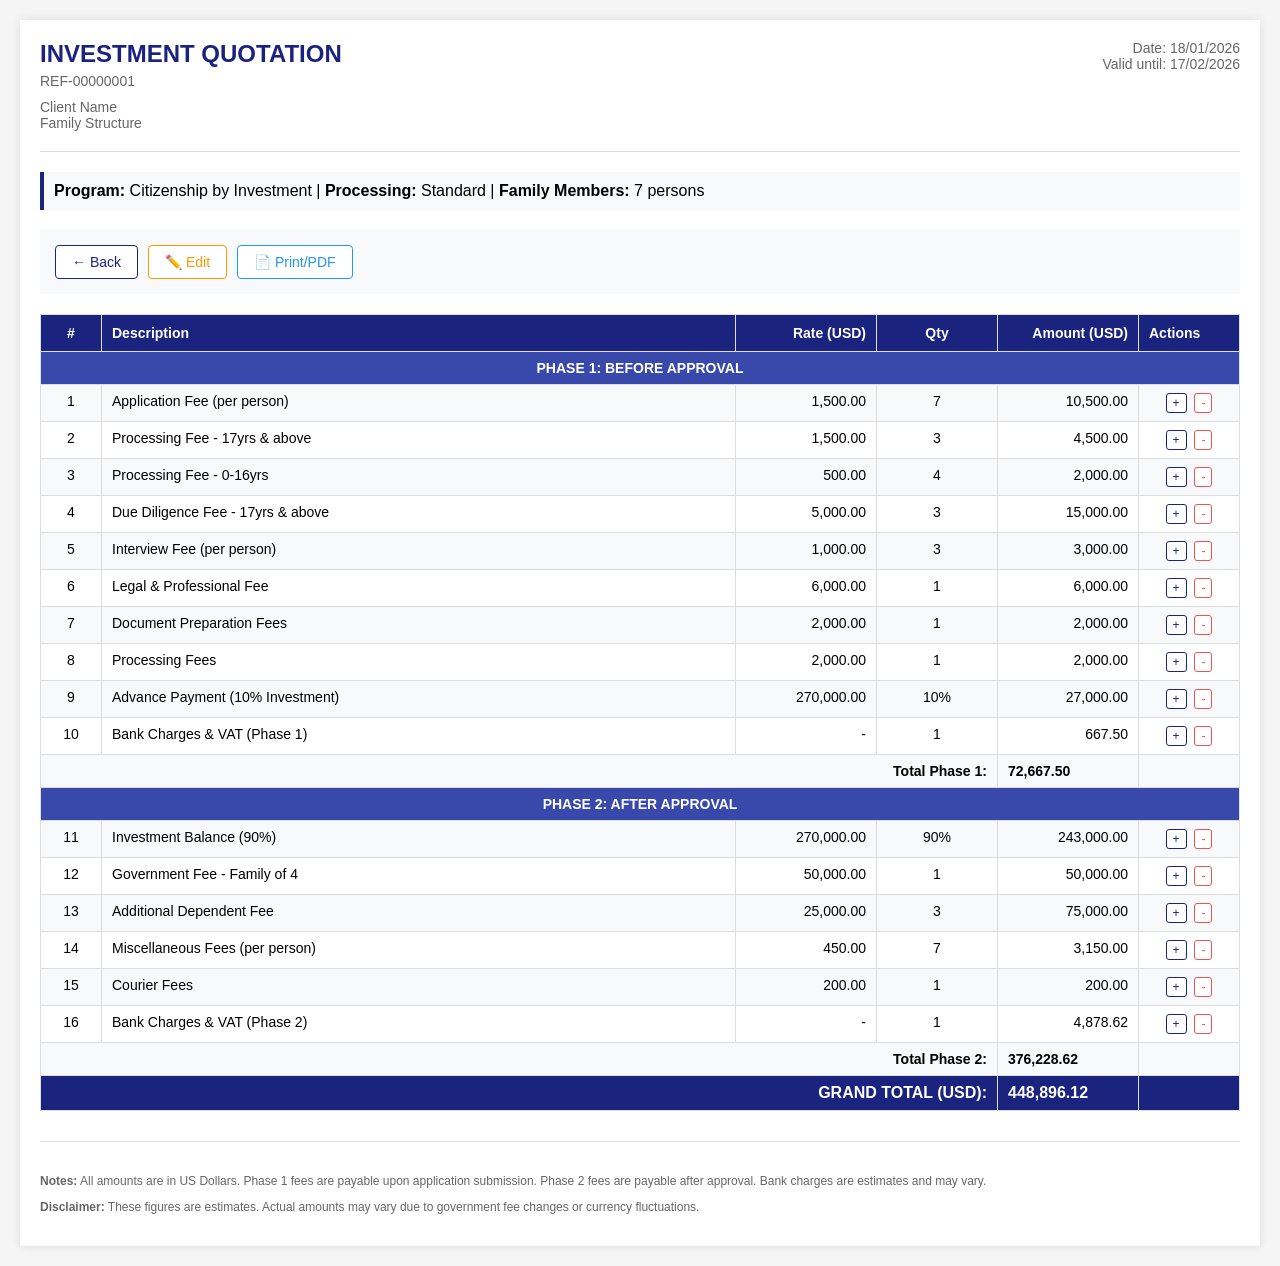
<file: src/main/resources/templates/quotations/investment-view.html>
<!DOCTYPE html>
<html xmlns:th="http://www.thymeleaf.org" th:replace="~{layout :: layout(~{::content})}">

<head>
    <title>Investment Quotation</title>

</head>

<body>
    <div th:fragment="content">
        <style>
            body {
                font-family: 'Segoe UI', Arial, sans-serif;
                margin: 0;
                padding: 20px;
                background: #f5f5f5;
            }

            .container {
                max-width: 1200px;
                margin: 0 auto;
                background: white;
                padding: 20px;
                box-shadow: 0 0 10px rgba(0, 0, 0, 0.1);
            }

            .header {
                display: flex;
                justify-content: space-between;
                align-items: flex-start;
                margin-bottom: 20px;
                padding-bottom: 20px;
                border-bottom: 1px solid #ddd;
            }

            .title {
                font-size: 24px;
                font-weight: bold;
                color: #1a237e;
            }

            .ref {
                color: #666;
                font-size: 14px;
                margin-top: 5px;
            }

            .date {
                text-align: right;
                color: #666;
                font-size: 14px;
            }

            .client-info {
                margin-bottom: 20px;
                padding: 10px;
                background: #f8f9fa;
                border-left: 4px solid #1a237e;
            }

            .table-wrapper {
                overflow-x: auto;
                margin: 20px 0;
            }

            table {
                width: 100%;
                border-collapse: collapse;
                font-size: 14px;
            }

            th {
                background: #1a237e;
                color: white;
                padding: 10px;
                text-align: left;
                font-weight: 600;
                border: 1px solid #ddd;
            }

            td {
                padding: 8px 10px;
                border: 1px solid #ddd;
                vertical-align: top;
            }

            th:nth-child(1),
            td:nth-child(1) {
                text-align: center;
                width: 40px;
            }

            th:nth-child(2),
            td:nth-child(2) {
                text-align: left;
            }

            th:nth-child(3),
            td:nth-child(3) {
                text-align: right;
            }

            th:nth-child(4),
            td:nth-child(4) {
                text-align: center;
            }

            th:nth-child(5),
            td:nth-child(5) {
                text-align: right;
            }

            .amount {
                font-variant-numeric: tabular-nums;
            }

            tr:nth-child(even) {
                background: #f8f9fa;
            }

            tr:hover {
                background: #e8eaf6;
            }

            .section-header {
                background: #3949ab;
                color: white;
                font-weight: bold;
            }

            .total-row {
                background: #e8eaf6;
                font-weight: bold;
            }

            .grand-total {
                background: #1a237e;
                color: white;
                font-size: 16px;
            }

            .actions {
                margin-top: 20px;
                padding: 15px;
                background: #f8f9fa;
                display: flex;
                gap: 10px;
                flex-wrap: wrap;
            }

            .btn {
                padding: 8px 16px;
                border: 1px solid #1a237e;
                background: white;
                color: #1a237e;
                cursor: pointer;
                font-size: 14px;
                border-radius: 4px;
                display: inline-flex;
                align-items: center;
                gap: 5px;
            }

            .btn:hover {
                background: #1a237e;
                color: white;
            }

            .btn-edit {
                border-color: #ff9800;
                color: #ff9800;
            }

            .btn-edit:hover {
                background: #ff9800;
                color: white;
            }

            .btn-save {
                border-color: #4caf50;
                color: #4caf50;
            }

            .btn-save:hover {
                background: #4caf50;
                color: white;
            }

            .btn-download {
                border-color: #2196f3;
                color: #2196f3;
            }

            .btn-download:hover {
                background: #2196f3;
                color: white;
            }

            .editable {
                cursor: pointer;
                position: relative;
            }

            .editable:hover {
                background: #ffecb3;
            }

            .editable:hover::after {
                content: '✏️';
                position: absolute;
                right: 5px;
                font-size: 12px;
                opacity: 0.5;
            }

            .editing {
                background: #fff9c4 !important;
                padding: 0 !important;
            }

            .edit-input {
                width: 100%;
                height: 100%;
                padding: 8px 10px;
                border: 2px solid #2196f3;
                font-family: inherit;
                font-size: inherit;
                box-sizing: border-box;
                background: white;
                outline: none;
            }

            .footer {
                margin-top: 30px;
                padding-top: 20px;
                border-top: 1px solid #ddd;
                font-size: 12px;
                color: #666;
            }

            .btn-sm {
                padding: 2px 6px;
                font-size: 12px;
                margin: 0 2px;
                border-radius: 3px;
            }

            .btn-danger-sm {
                border-color: #ef5350;
                color: #ef5350;
            }

            .btn-danger-sm:hover {
                background: #ef5350;
                color: white;
            }

            .actions-cell {
                text-align: center;
                white-space: nowrap;
            }

            @media print {
                @page {
                    size: A4;
                    margin: 15mm 5mm;
                }

                html,
                body {
                    background: white;
                    margin: 0;
                    padding: 0;
                    width: 100%;
                }

                body {
                    font-family: 'Segoe UI', Arial, sans-serif;
                    color: black;
                    font-size: 10pt;
                    line-height: 1.3;
                }

                .container {
                    box-shadow: none;
                    margin: 0;
                    padding: 0;
                    width: 100%;
                    max-width: none;
                    border: none;
                }

                .app-container {
                    display: block;
                }

                .sidebar,
                .actions,
                .actions-cell,
                .actions-header {
                    display: none !important;
                }

                .header {
                    margin-bottom: 10px;
                    padding-bottom: 10px;
                    border-bottom: 1px solid #eee;
                }

                .title {
                    font-size: 18pt;
                    margin-bottom: 5px;
                    color: #1a237e !important;
                    -webkit-print-color-adjust: exact;
                    print-color-adjust: exact;
                }

                .ref,
                .date,
                .header div {
                    font-size: 10pt;
                }

                .client-info {
                    margin-bottom: 15px;
                    padding: 8px;
                    font-size: 10pt;
                    background: #f8f9fa !important;
                    border-left: 3px solid #1a237e !important;
                    -webkit-print-color-adjust: exact;
                    print-color-adjust: exact;
                }

                .main-content {
                    padding: 0 !important;
                    margin: 0 !important;
                }

                .table-wrapper {
                    overflow: visible;
                    margin: 10px 0;
                }

                table {
                    width: 100%;
                    border-collapse: collapse;
                    font-size: 9pt;
                }

                th,
                td {
                    padding: 6px 8px;
                    border: 1px solid #ccc;
                }

                th {
                    -webkit-print-color-adjust: exact;
                    print-color-adjust: exact;
                    background-color: #1a237e !important;
                    color: white !important;
                }

                .section-header td {
                    -webkit-print-color-adjust: exact;
                    print-color-adjust: exact;
                    background-color: #3949ab !important;
                    color: white !important;
                    font-weight: bold;
                }

                .total-row td {
                    background-color: #f8f9fa !important;
                    font-weight: bold;
                    -webkit-print-color-adjust: exact;
                    print-color-adjust: exact;
                }

                .grand-total td {
                    -webkit-print-color-adjust: exact;
                    print-color-adjust: exact;
                    background-color: #1a237e !important;
                    color: white !important;
                    padding: 8px;
                    font-size: 12pt;
                }

                .footer {
                    margin-top: 15px;
                    padding-top: 10px;
                    font-size: 8pt;
                    color: #666;
                    border-top: 1px solid #eee;
                }

                p {
                    margin: 4px 0;
                }
            }
        </style>
        <div class="container">
            <!-- Header -->
            <div class="header">
                <div>
                    <div class="title">INVESTMENT QUOTATION</div>
                    <div class="ref" th:text="'Ref: INV-' + ${#numbers.formatInteger(quote.id, 8)}">REF-00000001</div>
                    <div style="margin-top: 10px; font-size: 14px; color: #666;">
                        <div
                            th:text="${not #strings.isEmpty(quote.clientName) ? quote.clientName : (quote.client != null ? quote.client.name : 'Client Name')}">
                            Client Name</div>
                        <div th:text="${quote.familyStructure}">Family Structure</div>
                    </div>
                </div>
                <div class="date">
                    <div>Date: <span th:text="${#temporals.format(quote.createdAt, 'dd/MM/yyyy')}">18/01/2026</span>
                    </div>
                    <div>Valid until: <span
                            th:text="${#temporals.format(quote.createdAt.plusDays(30), 'dd/MM/yyyy')}">17/02/2026</span>
                    </div>
                </div>
            </div>

            <!-- Client Info -->
            <div class="client-info">
                <strong>Program:</strong> Citizenship by Investment |
                <strong>Processing:</strong> Standard |
                <strong>Family Members:</strong> 7 persons
            </div>

            <!-- Actions -->
            <div class="actions">
                <button class="btn" onclick="window.history.back()">← Back</button>
                <button class="btn btn-edit" onclick="enableEditing()">✏️ Edit</button>
                <button class="btn btn-save" onclick="saveQuotation()" style="display:none" id="saveBtn">💾
                    Save</button>
                <button class="btn btn-download" onclick="window.print()">📄 Print/PDF</button>
            </div>

            <!-- Quotation Table -->
            <div class="table-wrapper">
                <table id="quotationTable">
                    <thead>
                        <tr>
                            <th width="50">#</th>
                            <th>Description</th>
                            <th width="120">Rate (USD)</th>
                            <th width="100">Qty</th>
                            <th width="120">Amount (USD)</th>
                            <th width="80" class="actions-header">Actions</th>
                        </tr>
                    </thead>
                    <tbody>
                        <!-- Phase 1 -->
                        <tr class="section-header">
                            <td colspan="6">PHASE 1: BEFORE APPROVAL</td>
                        </tr>

                        <tr>
                            <td>1</td>
                            <td class="editable" onclick="editCell(this, 'desc')">Application Fee (per person)</td>
                            <td class="editable" onclick="editCell(this, 'rate')" data-value="1500.00">1,500.00</td>
                            <td class="editable" onclick="editCell(this, 'qty')" data-value="7">7</td>
                            <td class="amount">10,500.00</td>
                            <td class="actions-cell">
                                <button class="btn btn-sm" onclick="insertRow(this)">+</button>
                                <button class="btn btn-sm btn-danger-sm" onclick="deleteRow(this)">-</button>
                            </td>
                        </tr>

                        <tr>
                            <td>2</td>
                            <td class="editable" onclick="editCell(this, 'desc')">Processing Fee - 17yrs & above</td>
                            <td class="editable" onclick="editCell(this, 'rate')" data-value="1500.00">1,500.00</td>
                            <td class="editable" onclick="editCell(this, 'qty')" data-value="3">3</td>
                            <td class="amount">4,500.00</td>
                            <td class="actions-cell">
                                <button class="btn btn-sm" onclick="insertRow(this)">+</button>
                                <button class="btn btn-sm btn-danger-sm" onclick="deleteRow(this)">-</button>
                            </td>
                        </tr>

                        <tr>
                            <td>3</td>
                            <td class="editable" onclick="editCell(this, 'desc')">Processing Fee - 0-16yrs</td>
                            <td class="editable" onclick="editCell(this, 'rate')" data-value="500.00">500.00</td>
                            <td class="editable" onclick="editCell(this, 'qty')" data-value="4">4</td>
                            <td class="amount">2,000.00</td>
                            <td class="actions-cell">
                                <button class="btn btn-sm" onclick="insertRow(this)">+</button>
                                <button class="btn btn-sm btn-danger-sm" onclick="deleteRow(this)">-</button>
                            </td>
                        </tr>

                        <tr>
                            <td>4</td>
                            <td class="editable" onclick="editCell(this, 'desc')">Due Diligence Fee - 17yrs & above</td>
                            <td class="editable" onclick="editCell(this, 'rate')" data-value="5000.00">5,000.00</td>
                            <td class="editable" onclick="editCell(this, 'qty')" data-value="3">3</td>
                            <td class="amount">15,000.00</td>
                            <td class="actions-cell">
                                <button class="btn btn-sm" onclick="insertRow(this)">+</button>
                                <button class="btn btn-sm btn-danger-sm" onclick="deleteRow(this)">-</button>
                            </td>
                        </tr>

                        <tr>
                            <td>5</td>
                            <td class="editable" onclick="editCell(this, 'desc')">Interview Fee (per person)</td>
                            <td class="editable" onclick="editCell(this, 'rate')" data-value="1000.00">1,000.00</td>
                            <td class="editable" onclick="editCell(this, 'qty')" data-value="3">3</td>
                            <td class="amount">3,000.00</td>
                            <td class="actions-cell">
                                <button class="btn btn-sm" onclick="insertRow(this)">+</button>
                                <button class="btn btn-sm btn-danger-sm" onclick="deleteRow(this)">-</button>
                            </td>
                        </tr>

                        <tr>
                            <td>6</td>
                            <td class="editable" onclick="editCell(this, 'desc')">Legal & Professional Fee</td>
                            <td class="editable" onclick="editCell(this, 'rate')" data-value="6000.00">6,000.00</td>
                            <td class="editable" onclick="editCell(this, 'qty')" data-value="1">1</td>
                            <td class="amount">6,000.00</td>
                            <td class="actions-cell">
                                <button class="btn btn-sm" onclick="insertRow(this)">+</button>
                                <button class="btn btn-sm btn-danger-sm" onclick="deleteRow(this)">-</button>
                            </td>
                        </tr>

                        <tr>
                            <td>7</td>
                            <td class="editable" onclick="editCell(this, 'desc')">Document Preparation Fees</td>
                            <td class="editable" onclick="editCell(this, 'rate')" data-value="2000.00">2,000.00</td>
                            <td>1</td>
                            <td class="amount">2,000.00</td>
                            <td class="actions-cell">
                                <button class="btn btn-sm" onclick="insertRow(this)">+</button>
                                <button class="btn btn-sm btn-danger-sm" onclick="deleteRow(this)">-</button>
                            </td>
                        </tr>

                        <tr>
                            <td>8</td>
                            <td class="editable" onclick="editCell(this, 'desc')">Processing Fees</td>
                            <td class="editable" onclick="editCell(this, 'rate')" data-value="2000.00">2,000.00</td>
                            <td>1</td>
                            <td class="amount">2,000.00</td>
                            <td class="actions-cell">
                                <button class="btn btn-sm" onclick="insertRow(this)">+</button>
                                <button class="btn btn-sm btn-danger-sm" onclick="deleteRow(this)">-</button>
                            </td>
                        </tr>

                        <tr>
                            <td>9</td>
                            <td class="editable" onclick="editCell(this, 'desc')">Advance Payment (10% Investment)</td>
                            <td class="editable" onclick="editCell(this, 'rate')" data-value="270000.00">270,000.00</td>
                            <td class="editable" onclick="editCell(this, 'qty')" data-value="0.10">10%</td>
                            <td class="amount">27,000.00</td>
                            <td class="actions-cell">
                                <button class="btn btn-sm" onclick="insertRow(this)">+</button>
                                <button class="btn btn-sm btn-danger-sm" onclick="deleteRow(this)">-</button>
                            </td>
                        </tr>

                        <tr>
                            <td>10</td>
                            <td class="editable" onclick="editCell(this, 'desc')">Bank Charges & VAT (Phase 1)</td>
                            <td>-</td>
                            <td>1</td>
                            <td class="amount">667.50</td>
                            <td class="actions-cell">
                                <button class="btn btn-sm" onclick="insertRow(this)">+</button>
                                <button class="btn btn-sm btn-danger-sm" onclick="deleteRow(this)">-</button>
                            </td>
                        </tr>

                        <tr class="total-row">
                            <td colspan="4" style="text-align:right;"><strong>Total Phase 1:</strong></td>
                            <td class="amount"><strong id="phase1Total">72,667.50</strong></td>
                            <td class="actions-cell"></td>
                        </tr>

                        <!-- Phase 2 -->
                        <tr class="section-header">
                            <td colspan="6">PHASE 2: AFTER APPROVAL</td>
                        </tr>

                        <tr>
                            <td>11</td>
                            <td class="editable" onclick="editCell(this, 'desc')">Investment Balance (90%)</td>
                            <td class="editable" onclick="editCell(this, 'rate')" data-value="270000.00">270,000.00</td>
                            <td class="editable" onclick="editCell(this, 'qty')" data-value="0.90">90%</td>
                            <td class="amount">243,000.00</td>
                            <td class="actions-cell">
                                <button class="btn btn-sm" onclick="insertRow(this)">+</button>
                                <button class="btn btn-sm btn-danger-sm" onclick="deleteRow(this)">-</button>
                            </td>
                        </tr>

                        <tr>
                            <td>12</td>
                            <td class="editable" onclick="editCell(this, 'desc')">Government Fee - Family of 4</td>
                            <td class="editable" onclick="editCell(this, 'rate')" data-value="50000.00">50,000.00</td>
                            <td>1</td>
                            <td class="amount">50,000.00</td>
                            <td class="actions-cell">
                                <button class="btn btn-sm" onclick="insertRow(this)">+</button>
                                <button class="btn btn-sm btn-danger-sm" onclick="deleteRow(this)">-</button>
                            </td>
                        </tr>

                        <tr>
                            <td>13</td>
                            <td class="editable" onclick="editCell(this, 'desc')">Additional Dependent Fee</td>
                            <td class="editable" onclick="editCell(this, 'rate')" data-value="25000.00">25,000.00</td>
                            <td class="editable" onclick="editCell(this, 'qty')" data-value="3">3</td>
                            <td class="amount">75,000.00</td>
                            <td class="actions-cell">
                                <button class="btn btn-sm" onclick="insertRow(this)">+</button>
                                <button class="btn btn-sm btn-danger-sm" onclick="deleteRow(this)">-</button>
                            </td>
                        </tr>

                        <tr>
                            <td>14</td>
                            <td class="editable" onclick="editCell(this, 'desc')">Miscellaneous Fees (per person)</td>
                            <td class="editable" onclick="editCell(this, 'rate')" data-value="450.00">450.00</td>
                            <td class="editable" onclick="editCell(this, 'qty')" data-value="7">7</td>
                            <td class="amount">3,150.00</td>
                            <td class="actions-cell">
                                <button class="btn btn-sm" onclick="insertRow(this)">+</button>
                                <button class="btn btn-sm btn-danger-sm" onclick="deleteRow(this)">-</button>
                            </td>
                        </tr>

                        <tr>
                            <td>15</td>
                            <td class="editable" onclick="editCell(this, 'desc')">Courier Fees</td>
                            <td class="editable" onclick="editCell(this, 'rate')" data-value="200.00">200.00</td>
                            <td>1</td>
                            <td class="amount">200.00</td>
                            <td class="actions-cell">
                                <button class="btn btn-sm" onclick="insertRow(this)">+</button>
                                <button class="btn btn-sm btn-danger-sm" onclick="deleteRow(this)">-</button>
                            </td>
                        </tr>

                        <tr>
                            <td>16</td>
                            <td class="editable" onclick="editCell(this, 'desc')">Bank Charges & VAT (Phase 2)</td>
                            <td>-</td>
                            <td>1</td>
                            <td class="amount">4,878.62</td>
                            <td class="actions-cell">
                                <button class="btn btn-sm" onclick="insertRow(this)">+</button>
                                <button class="btn btn-sm btn-danger-sm" onclick="deleteRow(this)">-</button>
                            </td>
                        </tr>

                        <tr class="total-row">
                            <td colspan="4" style="text-align:right;"><strong>Total Phase 2:</strong></td>
                            <td class="amount"><strong id="phase2Total">229,228.62</strong></td>
                            <td class="actions-cell"></td>
                        </tr>

                        <!-- Grand Total -->
                        <tr class="grand-total">
                            <td colspan="4" style="text-align:right; font-size:16px;">
                                <strong>GRAND TOTAL (USD):</strong>
                            </td>
                            <td class="amount" style="font-size:16px;">
                                <strong id="grandTotal">301,896.12</strong>
                            </td>
                            <td class="actions-cell"></td>
                        </tr>
                    </tbody>
                </table>
            </div>

            <!-- Footer -->
            <div class="footer">
                <p><strong>Notes:</strong> All amounts are in US Dollars. Phase 1 fees are payable upon application
                    submission. Phase 2 fees are payable after approval. Bank charges are estimates and may vary.</p>
                <p><strong>Disclaimer:</strong> These figures are estimates. Actual amounts may vary due to government
                    fee changes or currency fluctuations.</p>
            </div>
        </div>

        <script>
            let editMode = false;

            function enableEditing() {
                editMode = true;
                document.getElementById('saveBtn').style.display = 'inline-flex';
                alert('Edit mode enabled. Click on any cell to edit.');
            }

            function editCell(cell, type) {
                if (cell.querySelector('input')) return;

                const currentText = cell.textContent.trim();
                const originalValue = type === 'rate' || type === 'qty'
                    ? currentText.replace(/[^0-9.-]/g, '')
                    : currentText;

                const input = document.createElement('input');
                input.type = 'text';
                input.className = 'edit-input';
                input.value = originalValue;

                cell.classList.add('editing');
                cell.innerHTML = '';
                cell.appendChild(input);
                input.focus();
                input.select();

                const updateValue = () => {
                    let val = input.value;
                    if (type === 'rate' || type === 'qty') {
                        const numericVal = parseFloat(val.replace(/[^0-9.-]/g, '')) || 0;
                        cell.setAttribute('data-value', numericVal);

                        // For display, we still want the raw input while editing, 
                        // but calculateRow needs the new value
                        calculateRow(cell.closest('tr'));
                    }
                };

                input.oninput = updateValue;

                input.onblur = function () {
                    let finalVal = this.value;
                    if (type === 'rate' || type === 'qty') {
                        const numericVal = parseFloat(finalVal.replace(/[^0-9.-]/g, '')) || 0;
                        cell.textContent = numericVal.toFixed(2).replace(/\B(?=(\d{3})+(?!\d))/g, ",");
                        if (type === 'qty' && finalVal.includes('%')) {
                            cell.textContent = (numericVal * 100).toFixed(0) + '%';
                        }
                    } else {
                        cell.textContent = finalVal;
                    }
                    cell.classList.remove('editing');
                    calculateTotals();
                };

                input.onkeydown = function (e) {
                    if (e.key === 'Enter') this.blur();
                    if (e.key === 'Escape') {
                        cell.textContent = currentText;
                        cell.classList.remove('editing');
                        calculateTotals();
                    }
                };
            }

            function calculateRow(row) {
                const rateCell = row.cells[2];
                const qtyCell = row.cells[3];
                const amountCell = row.cells[4];

                const getVal = (cell) => {
                    const input = cell.querySelector('input');
                    if (input) return parseFloat(input.value.replace(/[^0-9.-]/g, '')) || 0;
                    return parseFloat(cell.textContent.replace(/[^0-9.-]/g, '')) || 0;
                };

                const getQtyVal = (cell) => {
                    const input = cell.querySelector('input');
                    let text = input ? input.value : cell.textContent;
                    let val = parseFloat(text.replace(/[^0-9.-]/g, '')) || 0;
                    if (text.includes('%')) val = val / 100;
                    return val;
                };

                const rate = getVal(rateCell);
                const qty = getQtyVal(qtyCell);

                const amount = rate * qty;
                amountCell.textContent = amount.toFixed(2).replace(/\B(?=(\d{3})+(?!\d))/g, ",");

                calculateTotals();
            }

            function calculateTotals() {
                let phase1 = 0;
                let phase2 = 0;
                let inPhase2 = false;

                const rows = document.querySelectorAll('#quotationTable tbody tr');
                rows.forEach(row => {
                    if (row.classList.contains('section-header')) {
                        if (row.cells[0].textContent.includes('PHASE 2')) {
                            inPhase2 = true;
                        }
                        return;
                    }

                    if (!row.classList.contains('total-row') && !row.classList.contains('grand-total')) {
                        const amountCell = row.cells[4];
                        const amount = parseFloat(amountCell.textContent.replace(/[^0-9.-]/g, '')) || 0;

                        if (inPhase2) {
                            phase2 += amount;
                        } else {
                            phase1 += amount;
                        }
                    }
                });

                document.getElementById('phase1Total').textContent = phase1.toFixed(2).replace(/\B(?=(\d{3})+(?!\d))/g, ",");
                document.getElementById('phase2Total').textContent = phase2.toFixed(2).replace(/\B(?=(\d{3})+(?!\d))/g, ",");
                const grandTotal = phase1 + phase2;
                document.getElementById('grandTotal').textContent = grandTotal.toFixed(2).replace(/\B(?=(\d{3})+(?!\d))/g, ",");
            }

            function insertRow(btn) {
                const row = btn.closest('tr');
                const table = document.getElementById('quotationTable');
                const newRow = table.insertRow(row.rowIndex + 1);

                newRow.innerHTML = `
                    <td></td>
                    <td class="editable" onclick="editCell(this, 'desc')">New Item</td>
                    <td class="editable" onclick="editCell(this, 'rate')">0.00</td>
                    <td class="editable" onclick="editCell(this, 'qty')">1</td>
                    <td class="amount">0.00</td>
                    <td class="actions-cell">
                        <button class="btn btn-sm" onclick="insertRow(this)">+</button>
                        <button class="btn btn-sm btn-danger-sm" onclick="deleteRow(this)">-</button>
                    </td>
                `;

                renumberRows();
                if (typeof editMode !== 'undefined' && editMode) {
                    // Keep edit mode logic if needed
                }
            }

            function deleteRow(btn) {
                if (confirm('Are you sure you want to delete this row?')) {
                    const row = btn.closest('tr');
                    row.remove();
                    renumberRows();
                    calculateTotals();
                }
            }

            function renumberRows() {
                const rows = document.querySelectorAll('#quotationTable tbody tr');
                let count = 1;
                rows.forEach(row => {
                    if (!row.classList.contains('section-header') &&
                        !row.classList.contains('total-row') &&
                        !row.classList.contains('grand-total')) {
                        row.cells[0].textContent = count++;
                    }
                });
            }

            // Initialize calculations
            calculateTotals();
            // Initial renumber to be safe?
            renumberRows();
        </script>
    </div>
</body>

</html>
</file>
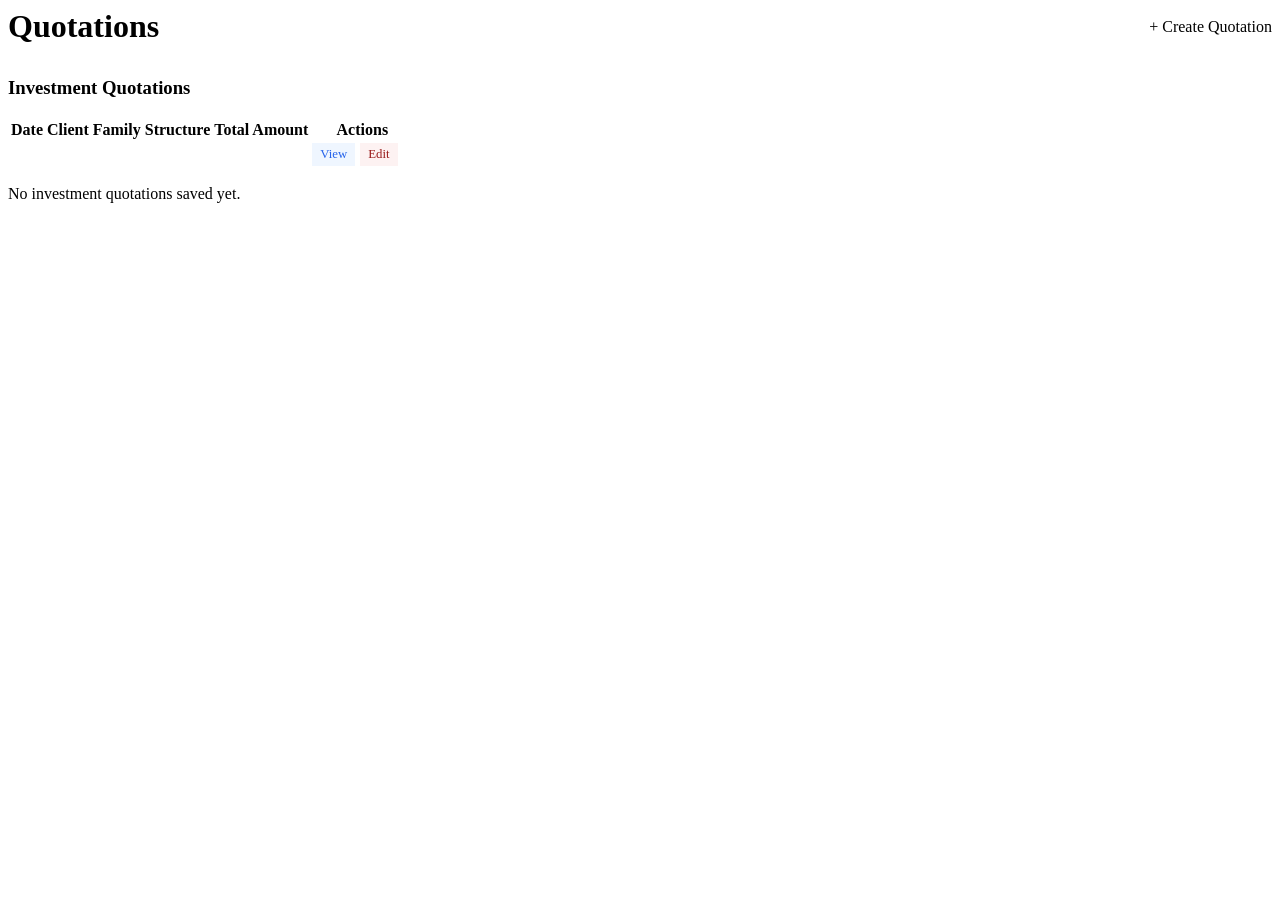
<file: src/main/resources/templates/quotations/list.html>
<!DOCTYPE html>
<html xmlns:th="http://www.thymeleaf.org" th:replace="~{layout :: layout(~{::content})}">

<head>
    <title>Quotations - Office Management</title>
</head>

<body>
    <div th:fragment="content">
        <div style="display: flex; justify-content: space-between; align-items: center; margin-bottom: 2rem;">
            <h1 class="card-title" style="font-size: 2rem; margin: 0;">Quotations</h1>
            <a th:href="@{/quotations/new}" class="btn btn-primary">+ Create Quotation</a>
        </div>

        <div class="card">
            <h3 class="card-title">Investment Quotations</h3>
            <table class="table" th:if="${not #lists.isEmpty(investmentQuotations)}">
                <thead>
                    <tr>
                        <th>Date</th>
                        <th>Client</th>
                        <th>Family Structure</th>
                        <th>Total Amount</th>
                        <th style="width: 100px;">Actions</th>
                    </tr>
                </thead>
                <tbody>
                    <tr th:each="q : ${investmentQuotations}">
                        <td th:text="${#temporals.format(q.createdAt, 'dd/MM/yyyy')}"></td>
                        <td
                            th:text="${q.clientName != null ? q.clientName : (q.client != null ? q.client.name : 'N/A')}">
                        </td>
                        <td th:text="${q.familyStructure}"></td>
                        <td th:text="${'US$' + #numbers.formatDecimal(q.totalAmount, 1, 'COMMA', 2, 'POINT')}"></td>
                        <td>
                            <div style="display: flex; gap: 5px;">
                                <a th:href="@{/quotations/investment/view(id=${q.id})}" class="btn"
                                    style="background: #eff6ff; color: #2563eb; padding: 0.25rem 0.5rem; font-size: 0.8rem;">View</a>
                                <a th:href="@{/calculator(id=${q.id})}" class="btn"
                                    style="background: #fdf2f2; color: #991b1b; padding: 0.25rem 0.5rem; font-size: 0.8rem;">Edit</a>
                            </div>
                        </td>
                    </tr>
                </tbody>
            </table>
            <p class="text-muted" th:if="${#lists.isEmpty(investmentQuotations)}">No investment quotations saved yet.
            </p>
        </div>
    </div>
</body>

</html>
</file>
